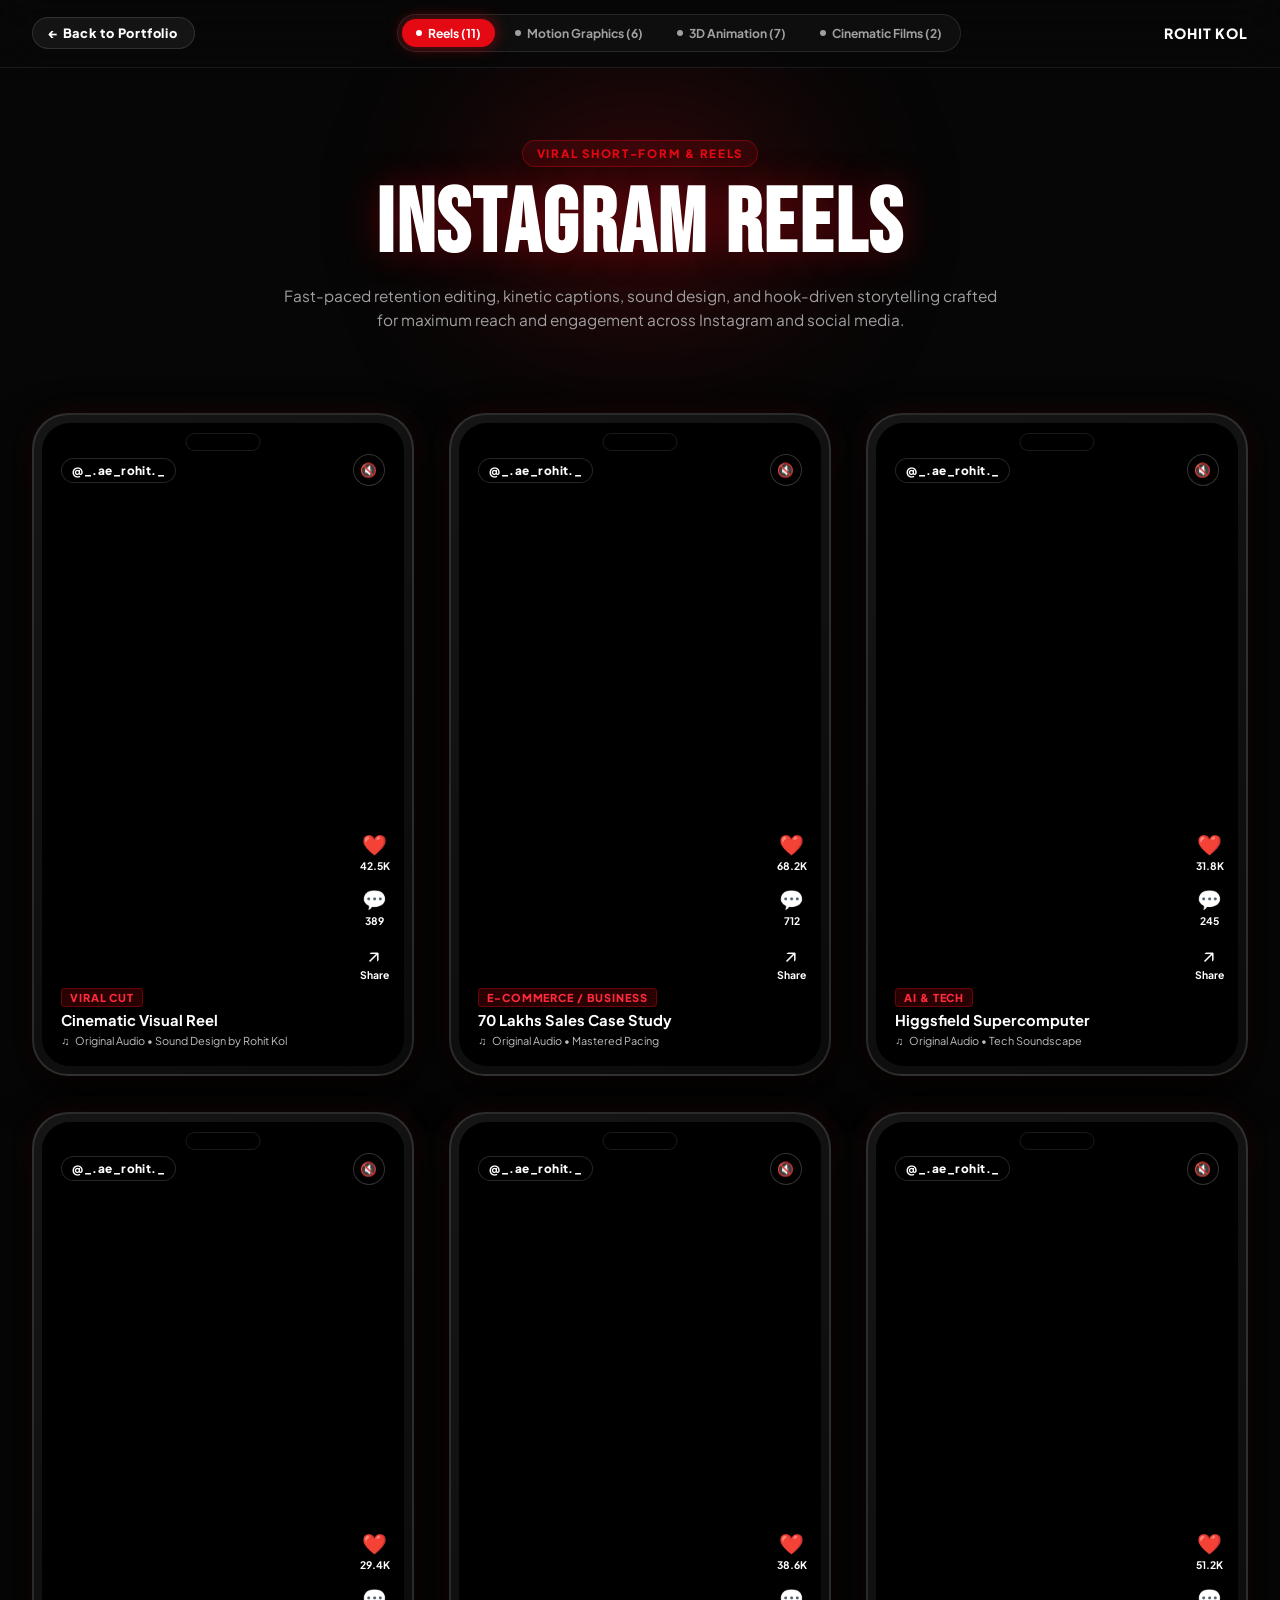
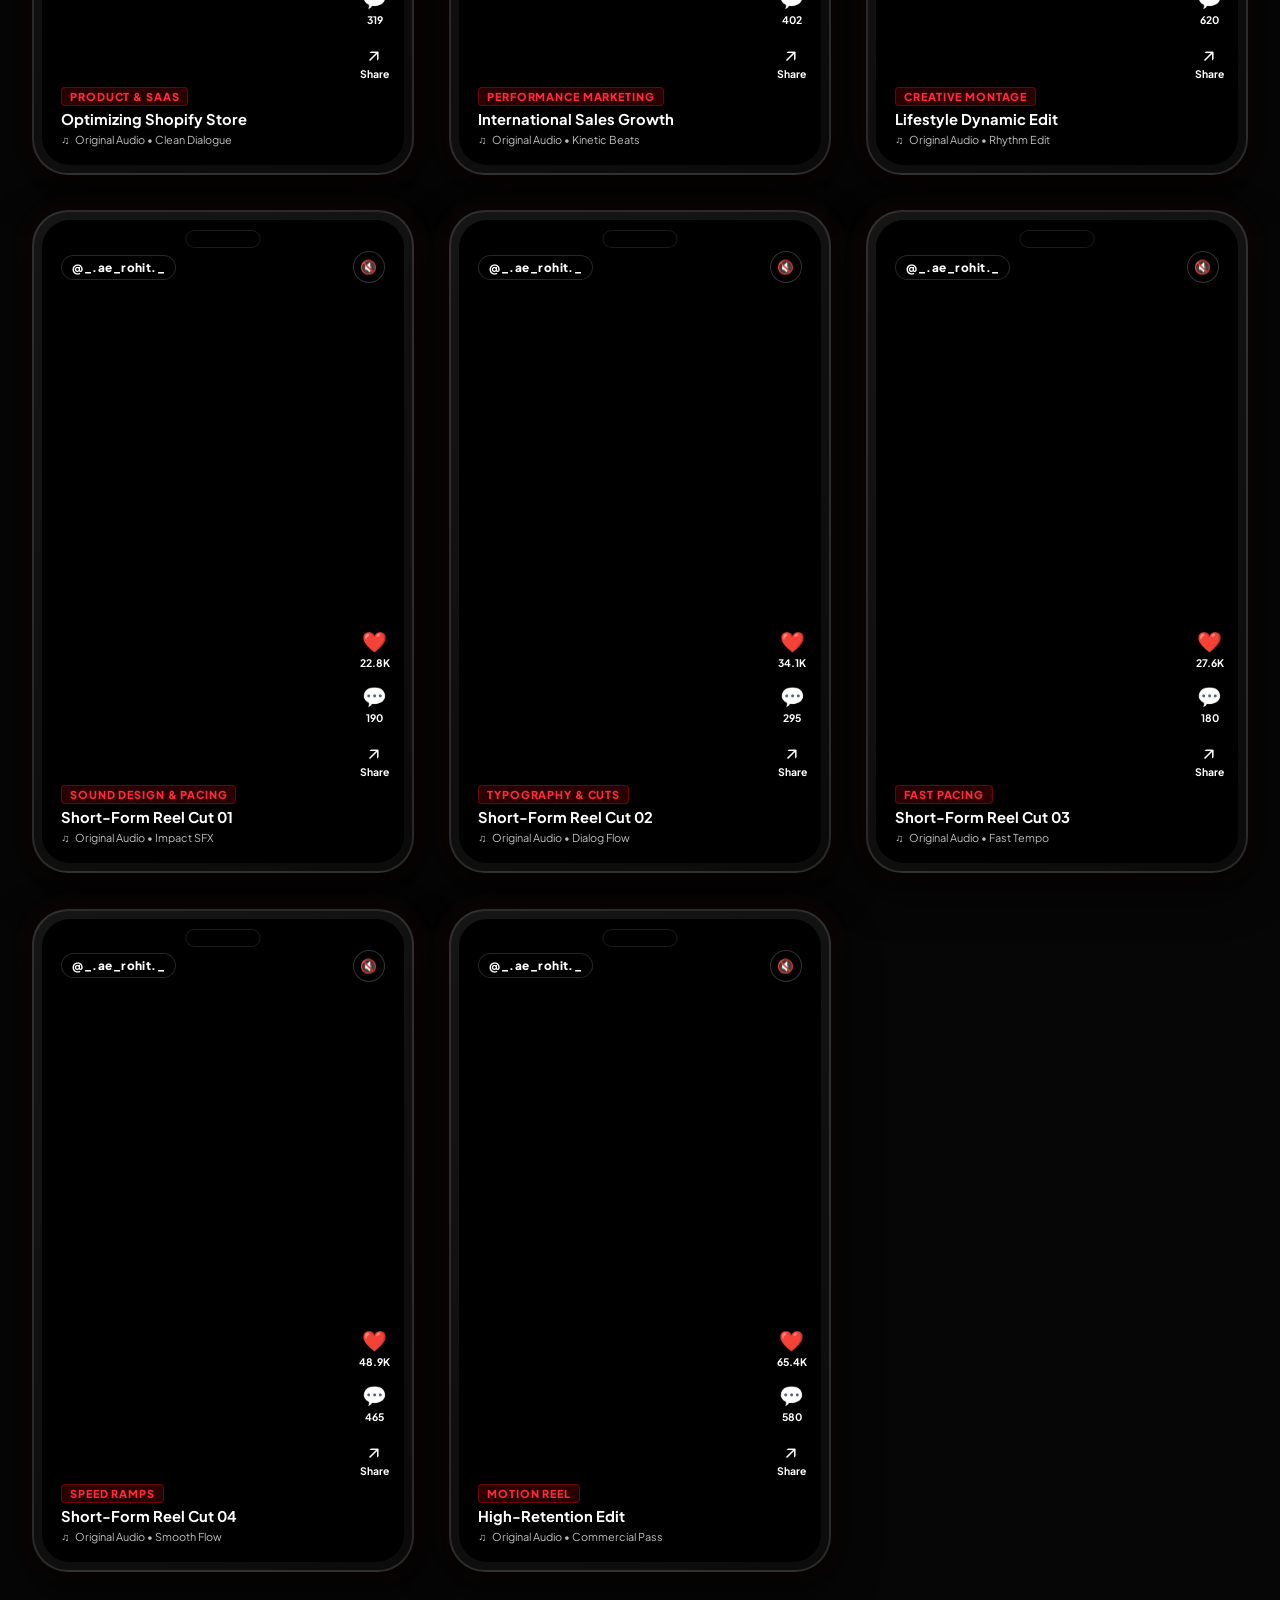
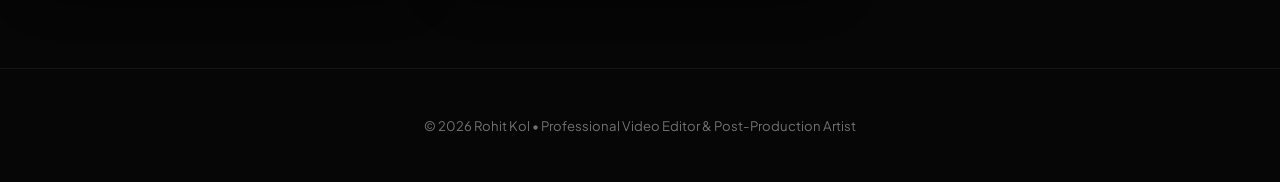
<file: box01.html>
<!DOCTYPE html>
<html lang="en">
<head>
  <meta charset="UTF-8">
  <meta name="viewport" content="width=device-width, initial-scale=1.0">
  <title>Instagram Reels Showcase | Rohit Kol</title>
  <link rel="preconnect" href="https://fonts.googleapis.com">
  <link rel="preconnect" href="https://fonts.gstatic.com" crossorigin>
  <link href="https://fonts.googleapis.com/css2?family=Bebas+Neue&family=Plus+Jakarta+Sans:wght@400;500;600;700;800&display=swap" rel="stylesheet">
  <link rel="stylesheet" href="./gallery.css?v=5">
</head>
<body>

  <!-- Gallery Header with Quick Category Switcher -->
  <header class="gallery-header">
    <div class="gallery-container gallery-header-inner">
      <a href="index.html#projects" class="btn-back-portfolio">
        <span>← Back to Portfolio</span>
      </a>

      <!-- Quick Switcher Bar -->
      <nav class="gallery-nav-pills">
        <a href="box01.html" class="nav-pill-item active">
          <span class="pill-dot"></span> Reels (11)
        </a>
        <a href="box02.html" class="nav-pill-item">
          <span class="pill-dot"></span> Motion Graphics (6)
        </a>
        <a href="box03.html" class="nav-pill-item">
          <span class="pill-dot"></span> 3D Animation (7)
        </a>
        <a href="box04.html" class="nav-pill-item">
          <span class="pill-dot"></span> Cinematic Films (2)
        </a>
      </nav>

      <div class="header-branding">
        <span class="brand-name">ROHIT KOL</span>
      </div>
    </div>
  </header>

  <!-- Hero Category Banner -->
  <section class="category-hero">
    <div class="category-hero-glow"></div>
    <div class="gallery-container">
      <span class="category-tag">VIRAL SHORT-FORM & REELS</span>
      <h1 class="category-title">INSTAGRAM REELS</h1>
      <p class="category-desc">
        Fast-paced retention editing, kinetic captions, sound design, and hook-driven storytelling crafted for maximum reach and engagement across Instagram and social media.
      </p>
    </div>
  </section>

  <!-- Reels Smartphone Showcase Grid -->
  <main class="gallery-container">
    <div class="reels-grid">
      
      <!-- Reel 1 -->
      <div class="reel-card" data-video-src="./box01/2025_09_30_00_59_IMG_2238.MP4" data-title="Cinematic Visual Reel" data-tag="Viral Cut" data-desc="Dynamic visual pacing, synchronized cuts, and high-energy music sync.">
        <div class="phone-screen">
          <div class="phone-notch"></div>
          <video src="./box01/2025_09_30_00_59_IMG_2238.MP4" muted loop playsinline preload="metadata"></video>
          
          <div class="reel-overlay">
            <div class="overlay-top">
              <span class="creator-handle">@_.ae_rohit._</span>
              <button class="sound-toggle-btn" title="Toggle Sound"><span class="sound-icon">🔇</span></button>
            </div>
            <div class="overlay-sidebar">
              <div class="overlay-action"><span class="action-icon">❤️</span><span class="action-count">42.5K</span></div>
              <div class="overlay-action"><span class="action-icon">💬</span><span class="action-count">389</span></div>
              <div class="overlay-action"><span class="action-icon">↗</span><span class="action-count">Share</span></div>
            </div>
            <div class="overlay-bottom">
              <span class="reel-meta-tag">Viral Cut</span>
              <h3 class="reel-overlay-title">Cinematic Visual Reel</h3>
              <div class="reel-audio-track"><span class="audio-music-icon">♫</span><span>Original Audio • Sound Design by Rohit Kol</span></div>
            </div>
          </div>
          <div class="watch-full-badge">Click to Play in Full HD ↗</div>
        </div>
      </div>

      <!-- Reel 2 -->
      <div class="reel-card" data-video-src="./box01/70%20Lakhs%20rupees%20SALES%201%2B.mp4" data-title="70 Lakhs Sales Case Study" data-tag="E-Commerce / Business" data-desc="High-retention talking head edit with animated motion graphics, charts, and kinetic text.">
        <div class="phone-screen">
          <div class="phone-notch"></div>
          <video src="./box01/70%20Lakhs%20rupees%20SALES%201%2B.mp4" muted loop playsinline preload="metadata"></video>
          
          <div class="reel-overlay">
            <div class="overlay-top">
              <span class="creator-handle">@_.ae_rohit._</span>
              <button class="sound-toggle-btn" title="Toggle Sound"><span class="sound-icon">🔇</span></button>
            </div>
            <div class="overlay-sidebar">
              <div class="overlay-action"><span class="action-icon">❤️</span><span class="action-count">68.2K</span></div>
              <div class="overlay-action"><span class="action-icon">💬</span><span class="action-count">712</span></div>
              <div class="overlay-action"><span class="action-icon">↗</span><span class="action-count">Share</span></div>
            </div>
            <div class="overlay-bottom">
              <span class="reel-meta-tag">E-Commerce / Business</span>
              <h3 class="reel-overlay-title">70 Lakhs Sales Case Study</h3>
              <div class="reel-audio-track"><span class="audio-music-icon">♫</span><span>Original Audio • Mastered Pacing</span></div>
            </div>
          </div>
          <div class="watch-full-badge">Click to Play in Full HD ↗</div>
        </div>
      </div>

      <!-- Reel 3 -->
      <div class="reel-card" data-video-src="./box01/HiggsfieldSUPERCOMPUTER%201.mp4" data-title="Higgsfield Supercomputer" data-tag="AI & Tech" data-desc="Futuristic tech explainer with sleek motion overlays, sound effects, and fast-paced hook.">
        <div class="phone-screen">
          <div class="phone-notch"></div>
          <video src="./box01/HiggsfieldSUPERCOMPUTER%201.mp4" muted loop playsinline preload="metadata"></video>
          
          <div class="reel-overlay">
            <div class="overlay-top">
              <span class="creator-handle">@_.ae_rohit._</span>
              <button class="sound-toggle-btn" title="Toggle Sound"><span class="sound-icon">🔇</span></button>
            </div>
            <div class="overlay-sidebar">
              <div class="overlay-action"><span class="action-icon">❤️</span><span class="action-count">31.8K</span></div>
              <div class="overlay-action"><span class="action-icon">💬</span><span class="action-count">245</span></div>
              <div class="overlay-action"><span class="action-icon">↗</span><span class="action-count">Share</span></div>
            </div>
            <div class="overlay-bottom">
              <span class="reel-meta-tag">AI & Tech</span>
              <h3 class="reel-overlay-title">Higgsfield Supercomputer</h3>
              <div class="reel-audio-track"><span class="audio-music-icon">♫</span><span>Original Audio • Tech Soundscape</span></div>
            </div>
          </div>
          <div class="watch-full-badge">Click to Play in Full HD ↗</div>
        </div>
      </div>

      <!-- Reel 4 -->
      <div class="reel-card" data-video-src="./box01/Optimizing%20Shopify%20Store%201.mp4" data-title="Optimizing Shopify Store" data-tag="Product & SaaS" data-desc="Engaging tutorial edit featuring UI screen mockups, zoom-ins, and retention pacing.">
        <div class="phone-screen">
          <div class="phone-notch"></div>
          <video src="./box01/Optimizing%20Shopify%20Store%201.mp4" muted loop playsinline preload="metadata"></video>
          
          <div class="reel-overlay">
            <div class="overlay-top">
              <span class="creator-handle">@_.ae_rohit._</span>
              <button class="sound-toggle-btn" title="Toggle Sound"><span class="sound-icon">🔇</span></button>
            </div>
            <div class="overlay-sidebar">
              <div class="overlay-action"><span class="action-icon">❤️</span><span class="action-count">29.4K</span></div>
              <div class="overlay-action"><span class="action-icon">💬</span><span class="action-count">319</span></div>
              <div class="overlay-action"><span class="action-icon">↗</span><span class="action-count">Share</span></div>
            </div>
            <div class="overlay-bottom">
              <span class="reel-meta-tag">Product & SaaS</span>
              <h3 class="reel-overlay-title">Optimizing Shopify Store</h3>
              <div class="reel-audio-track"><span class="audio-music-icon">♫</span><span>Original Audio • Clean Dialogue</span></div>
            </div>
          </div>
          <div class="watch-full-badge">Click to Play in Full HD ↗</div>
        </div>
      </div>

      <!-- Reel 5 -->
      <div class="reel-card" data-video-src="./box01/sales_in_POUNDS_001.mp4" data-title="International Sales Growth" data-tag="Performance Marketing" data-desc="Case study breakdown designed for B2B brand authority and high engagement.">
        <div class="phone-screen">
          <div class="phone-notch"></div>
          <video src="./box01/sales_in_POUNDS_001.mp4" muted loop playsinline preload="metadata"></video>
          
          <div class="reel-overlay">
            <div class="overlay-top">
              <span class="creator-handle">@_.ae_rohit._</span>
              <button class="sound-toggle-btn" title="Toggle Sound"><span class="sound-icon">🔇</span></button>
            </div>
            <div class="overlay-sidebar">
              <div class="overlay-action"><span class="action-icon">❤️</span><span class="action-count">38.6K</span></div>
              <div class="overlay-action"><span class="action-icon">💬</span><span class="action-count">402</span></div>
              <div class="overlay-action"><span class="action-icon">↗</span><span class="action-count">Share</span></div>
            </div>
            <div class="overlay-bottom">
              <span class="reel-meta-tag">Performance Marketing</span>
              <h3 class="reel-overlay-title">International Sales Growth</h3>
              <div class="reel-audio-track"><span class="audio-music-icon">♫</span><span>Original Audio • Kinetic Beats</span></div>
            </div>
          </div>
          <div class="watch-full-badge">Click to Play in Full HD ↗</div>
        </div>
      </div>

      <!-- Reel 6 -->
      <div class="reel-card" data-video-src="./box01/IMG_2798.MP4" data-title="Lifestyle Dynamic Montage" data-tag="Creative Montage" data-desc="Fast visual cuts, color grading, and speed ramping tuned to music rhythm.">
        <div class="phone-screen">
          <div class="phone-notch"></div>
          <video src="./box01/IMG_2798.MP4" muted loop playsinline preload="metadata"></video>
          
          <div class="reel-overlay">
            <div class="overlay-top">
              <span class="creator-handle">@_.ae_rohit._</span>
              <button class="sound-toggle-btn" title="Toggle Sound"><span class="sound-icon">🔇</span></button>
            </div>
            <div class="overlay-sidebar">
              <div class="overlay-action"><span class="action-icon">❤️</span><span class="action-count">51.2K</span></div>
              <div class="overlay-action"><span class="action-icon">💬</span><span class="action-count">620</span></div>
              <div class="overlay-action"><span class="action-icon">↗</span><span class="action-count">Share</span></div>
            </div>
            <div class="overlay-bottom">
              <span class="reel-meta-tag">Creative Montage</span>
              <h3 class="reel-overlay-title">Lifestyle Dynamic Edit</h3>
              <div class="reel-audio-track"><span class="audio-music-icon">♫</span><span>Original Audio • Rhythm Edit</span></div>
            </div>
          </div>
          <div class="watch-full-badge">Click to Play in Full HD ↗</div>
        </div>
      </div>

      <!-- Reel 7 -->
      <div class="reel-card" data-video-src="./box01/vid27drf03.mp4" data-title="Short-Form Reel Cut 01" data-tag="Sound Design & Pacing" data-desc="Snappy short-form edit with bold pop-up text, sound effects, and retention framing.">
        <div class="phone-screen">
          <div class="phone-notch"></div>
          <video src="./box01/vid27drf03.mp4" muted loop playsinline preload="metadata"></video>
          
          <div class="reel-overlay">
            <div class="overlay-top">
              <span class="creator-handle">@_.ae_rohit._</span>
              <button class="sound-toggle-btn" title="Toggle Sound"><span class="sound-icon">🔇</span></button>
            </div>
            <div class="overlay-sidebar">
              <div class="overlay-action"><span class="action-icon">❤️</span><span class="action-count">22.8K</span></div>
              <div class="overlay-action"><span class="action-icon">💬</span><span class="action-count">190</span></div>
              <div class="overlay-action"><span class="action-icon">↗</span><span class="action-count">Share</span></div>
            </div>
            <div class="overlay-bottom">
              <span class="reel-meta-tag">Sound Design & Pacing</span>
              <h3 class="reel-overlay-title">Short-Form Reel Cut 01</h3>
              <div class="reel-audio-track"><span class="audio-music-icon">♫</span><span>Original Audio • Impact SFX</span></div>
            </div>
          </div>
          <div class="watch-full-badge">Click to Play in Full HD ↗</div>
        </div>
      </div>

      <!-- Reel 8 -->
      <div class="reel-card" data-video-src="./box01/vid28drf01.mp4" data-title="Short-Form Reel Cut 02" data-tag="Typography & Cuts" data-desc="Modern subtitles with color emphasis, sound drops, and punch-ins.">
        <div class="phone-screen">
          <div class="phone-notch"></div>
          <video src="./box01/vid28drf01.mp4" muted loop playsinline preload="metadata"></video>
          
          <div class="reel-overlay">
            <div class="overlay-top">
              <span class="creator-handle">@_.ae_rohit._</span>
              <button class="sound-toggle-btn" title="Toggle Sound"><span class="sound-icon">🔇</span></button>
            </div>
            <div class="overlay-sidebar">
              <div class="overlay-action"><span class="action-icon">❤️</span><span class="action-count">34.1K</span></div>
              <div class="overlay-action"><span class="action-icon">💬</span><span class="action-count">295</span></div>
              <div class="overlay-action"><span class="action-icon">↗</span><span class="action-count">Share</span></div>
            </div>
            <div class="overlay-bottom">
              <span class="reel-meta-tag">Typography & Cuts</span>
              <h3 class="reel-overlay-title">Short-Form Reel Cut 02</h3>
              <div class="reel-audio-track"><span class="audio-music-icon">♫</span><span>Original Audio • Dialog Flow</span></div>
            </div>
          </div>
          <div class="watch-full-badge">Click to Play in Full HD ↗</div>
        </div>
      </div>

      <!-- Reel 9 -->
      <div class="reel-card" data-video-src="./box01/vid31drf3.mp4" data-title="Short-Form Reel Cut 03" data-tag="Fast Pacing" data-desc="High-tempo visual delivery with zero dead air, tailored for TikTok & Reels algorithms.">
        <div class="phone-screen">
          <div class="phone-notch"></div>
          <video src="./box01/vid31drf3.mp4" muted loop playsinline preload="metadata"></video>
          
          <div class="reel-overlay">
            <div class="overlay-top">
              <span class="creator-handle">@_.ae_rohit._</span>
              <button class="sound-toggle-btn" title="Toggle Sound"><span class="sound-icon">🔇</span></button>
            </div>
            <div class="overlay-sidebar">
              <div class="overlay-action"><span class="action-icon">❤️</span><span class="action-count">27.6K</span></div>
              <div class="overlay-action"><span class="action-icon">💬</span><span class="action-count">180</span></div>
              <div class="overlay-action"><span class="action-icon">↗</span><span class="action-count">Share</span></div>
            </div>
            <div class="overlay-bottom">
              <span class="reel-meta-tag">Fast Pacing</span>
              <h3 class="reel-overlay-title">Short-Form Reel Cut 03</h3>
              <div class="reel-audio-track"><span class="audio-music-icon">♫</span><span>Original Audio • Fast Tempo</span></div>
            </div>
          </div>
          <div class="watch-full-badge">Click to Play in Full HD ↗</div>
        </div>
      </div>

      <!-- Reel 10 -->
      <div class="reel-card" data-video-src="./box01/vid32drf1.mp4" data-title="Short-Form Reel Cut 04" data-tag="Speed Ramps" data-desc="Dynamic camera speed ramping, transitions, and immersive soundscapes.">
        <div class="phone-screen">
          <div class="phone-notch"></div>
          <video src="./box01/vid32drf1.mp4" muted loop playsinline preload="metadata"></video>
          
          <div class="reel-overlay">
            <div class="overlay-top">
              <span class="creator-handle">@_.ae_rohit._</span>
              <button class="sound-toggle-btn" title="Toggle Sound"><span class="sound-icon">🔇</span></button>
            </div>
            <div class="overlay-sidebar">
              <div class="overlay-action"><span class="action-icon">❤️</span><span class="action-count">48.9K</span></div>
              <div class="overlay-action"><span class="action-icon">💬</span><span class="action-count">465</span></div>
              <div class="overlay-action"><span class="action-icon">↗</span><span class="action-count">Share</span></div>
            </div>
            <div class="overlay-bottom">
              <span class="reel-meta-tag">Speed Ramps</span>
              <h3 class="reel-overlay-title">Short-Form Reel Cut 04</h3>
              <div class="reel-audio-track"><span class="audio-music-icon">♫</span><span>Original Audio • Smooth Flow</span></div>
            </div>
          </div>
          <div class="watch-full-badge">Click to Play in Full HD ↗</div>
        </div>
      </div>

      <!-- Reel 11 -->
      <div class="reel-card" data-video-src="./box01/AQM7InTbaAeerazVUUoNg97mzX-77OvlSmTMI8JFq4o0g0glEa1yXurYE1Q-voF6be-Mi8bDpD0y7-Du_QggTPkmNrCsjbM5gLp-AqQ.mp4" data-title="High-Retention Edit" data-tag="Motion Reel" data-desc="Polished commercial reel cut with motion graphics and cinematic audio polish.">
        <div class="phone-screen">
          <div class="phone-notch"></div>
          <video src="./box01/AQM7InTbaAeerazVUUoNg97mzX-77OvlSmTMI8JFq4o0g0glEa1yXurYE1Q-voF6be-Mi8bDpD0y7-Du_QggTPkmNrCsjbM5gLp-AqQ.mp4" muted loop playsinline preload="metadata"></video>
          
          <div class="reel-overlay">
            <div class="overlay-top">
              <span class="creator-handle">@_.ae_rohit._</span>
              <button class="sound-toggle-btn" title="Toggle Sound"><span class="sound-icon">🔇</span></button>
            </div>
            <div class="overlay-sidebar">
              <div class="overlay-action"><span class="action-icon">❤️</span><span class="action-count">65.4K</span></div>
              <div class="overlay-action"><span class="action-icon">💬</span><span class="action-count">580</span></div>
              <div class="overlay-action"><span class="action-icon">↗</span><span class="action-count">Share</span></div>
            </div>
            <div class="overlay-bottom">
              <span class="reel-meta-tag">Motion Reel</span>
              <h3 class="reel-overlay-title">High-Retention Edit</h3>
              <div class="reel-audio-track"><span class="audio-music-icon">♫</span><span>Original Audio • Commercial Pass</span></div>
            </div>
          </div>
          <div class="watch-full-badge">Click to Play in Full HD ↗</div>
        </div>
      </div>

    </div>
  </main>

  <footer class="gallery-footer">
    <div class="gallery-container">
      <p>© 2026 Rohit Kol • Professional Video Editor & Post-Production Artist</p>
    </div>
  </footer>

  <script src="./gallery.js?v=4"></script>
</body>
</html>
</file>
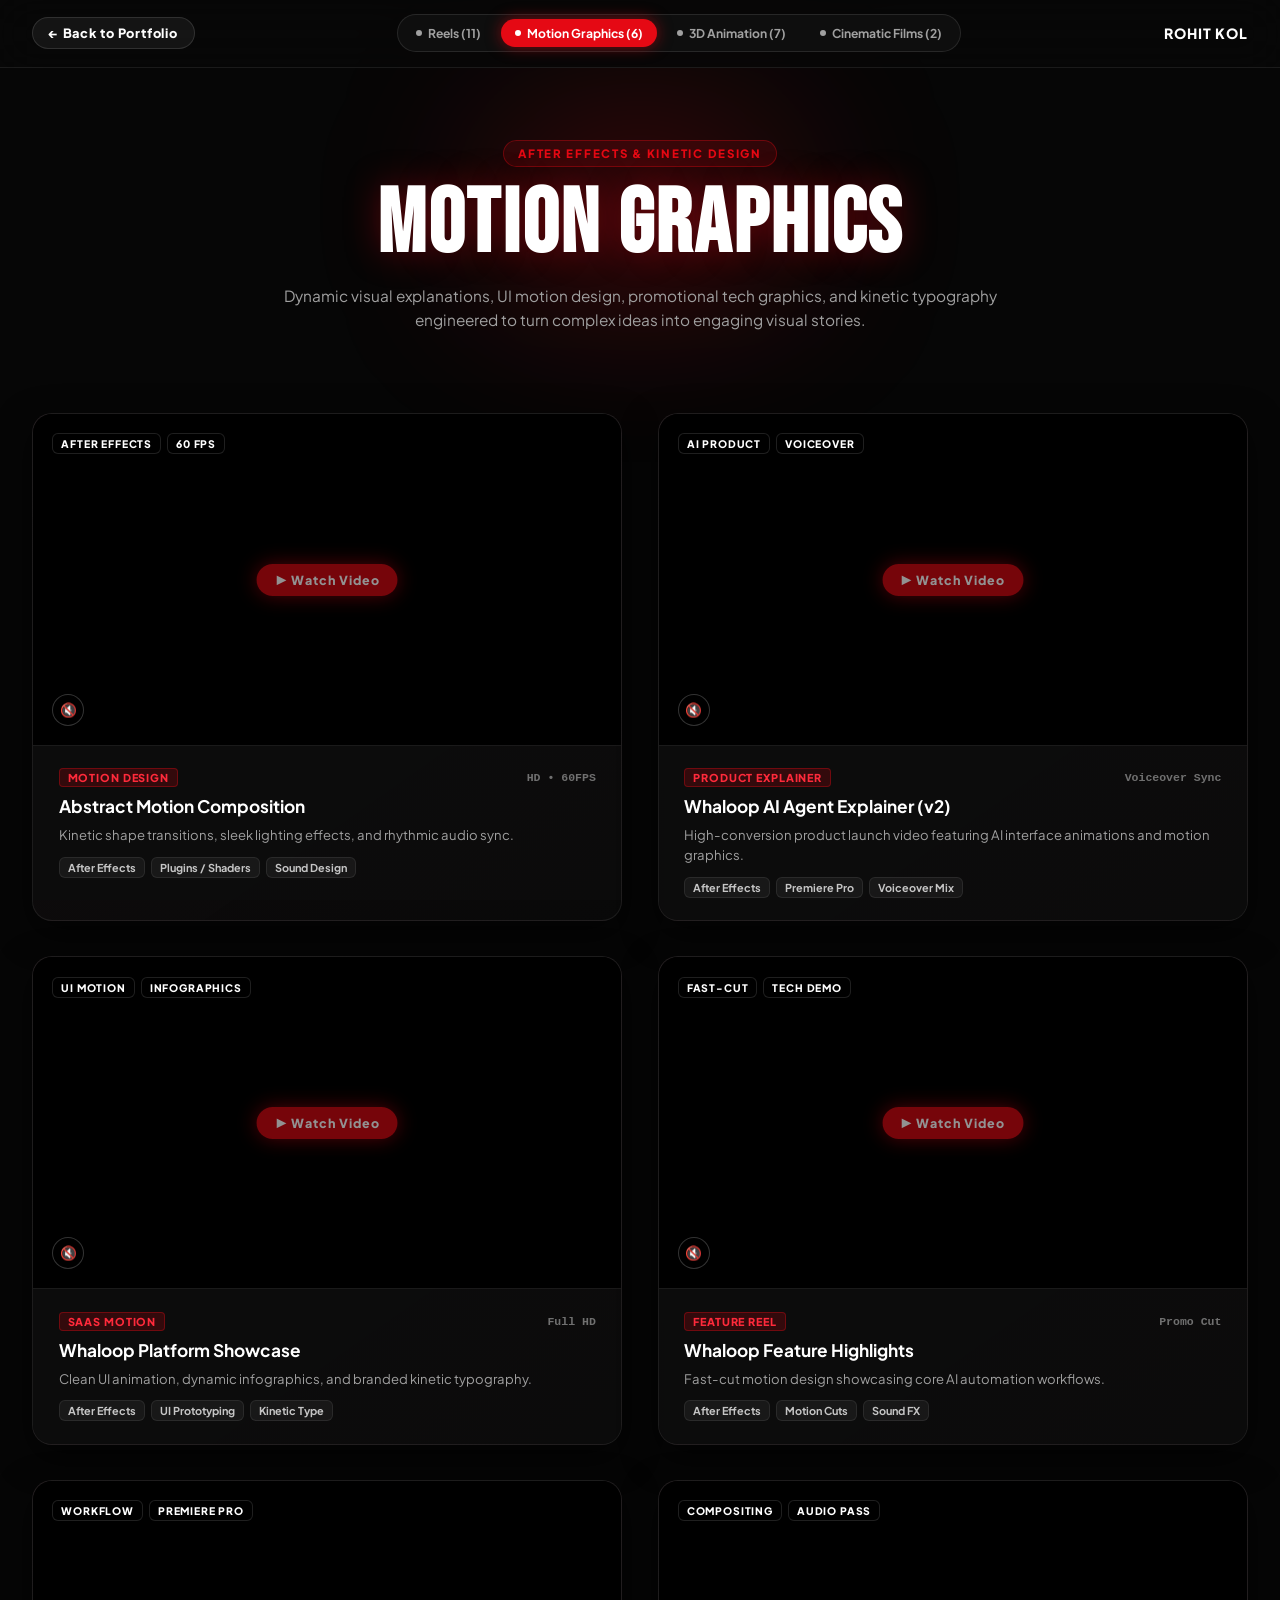
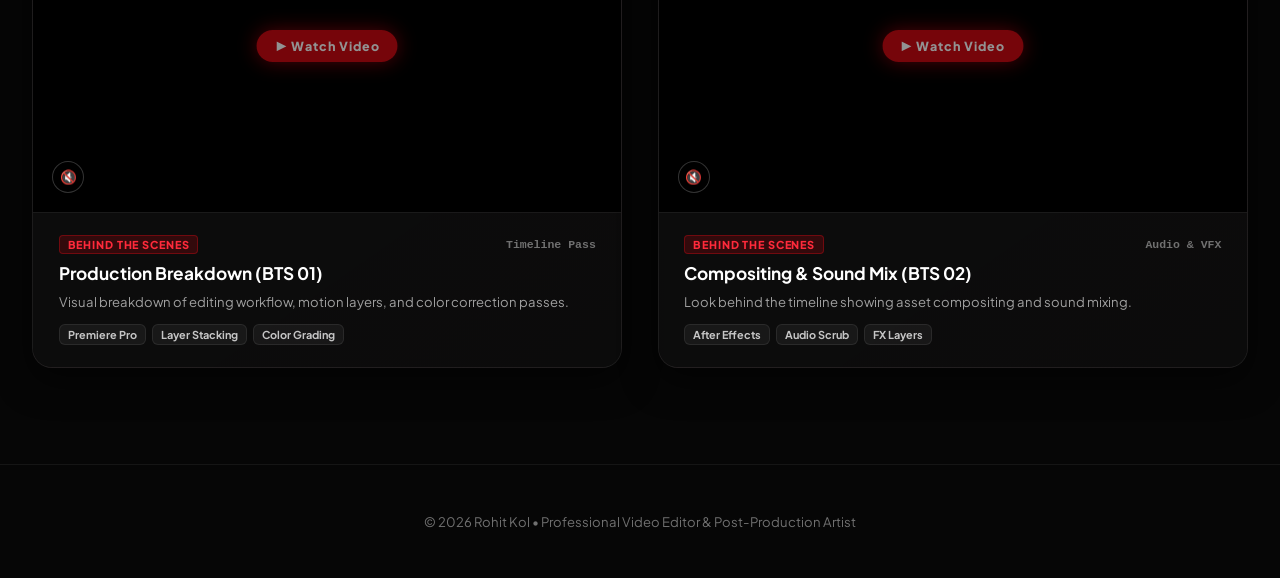
<file: box02.html>
<!DOCTYPE html>
<html lang="en">
<head>
  <meta charset="UTF-8">
  <meta name="viewport" content="width=device-width, initial-scale=1.0">
  <title>Motion Graphics Showcase | Rohit Kol</title>
  <link rel="preconnect" href="https://fonts.googleapis.com">
  <link rel="preconnect" href="https://fonts.gstatic.com" crossorigin>
  <link href="https://fonts.googleapis.com/css2?family=Bebas+Neue&family=Plus+Jakarta+Sans:wght@400;500;600;700;800&display=swap" rel="stylesheet">
  <link rel="stylesheet" href="./gallery.css?v=5">
</head>
<body>

  <!-- Gallery Header with Quick Category Switcher -->
  <header class="gallery-header">
    <div class="gallery-container gallery-header-inner">
      <a href="index.html#projects" class="btn-back-portfolio">
        <span>← Back to Portfolio</span>
      </a>

      <!-- Quick Switcher Bar -->
      <nav class="gallery-nav-pills">
        <a href="box01.html" class="nav-pill-item">
          <span class="pill-dot"></span> Reels (11)
        </a>
        <a href="box02.html" class="nav-pill-item active">
          <span class="pill-dot"></span> Motion Graphics (6)
        </a>
        <a href="box03.html" class="nav-pill-item">
          <span class="pill-dot"></span> 3D Animation (7)
        </a>
        <a href="box04.html" class="nav-pill-item">
          <span class="pill-dot"></span> Cinematic Films (2)
        </a>
      </nav>

      <div class="header-branding">
        <span class="brand-name">ROHIT KOL</span>
      </div>
    </div>
  </header>

  <!-- Hero Category Banner -->
  <section class="category-hero">
    <div class="category-hero-glow"></div>
    <div class="gallery-container">
      <span class="category-tag">AFTER EFFECTS & KINETIC DESIGN</span>
      <h1 class="category-title">MOTION GRAPHICS</h1>
      <p class="category-desc">
        Dynamic visual explanations, UI motion design, promotional tech graphics, and kinetic typography engineered to turn complex ideas into engaging visual stories.
      </p>
    </div>
  </section>

  <!-- Motion Graphics Video Grid -->
  <main class="gallery-container">
    <div class="landscape-grid">
      
      <!-- Video 1 -->
      <div class="video-card-landscape" 
           data-video-src="./box02/Comp%201.mp4" 
           data-title="Abstract Motion Composition" 
           data-tag="Motion Design" 
           data-desc="Kinetic shape transitions, sleek lighting effects, and rhythmic audio sync engineered in Adobe After Effects.">
        <div class="landscape-video-wrapper">
          <video src="./box02/Comp%201.mp4" muted loop playsinline preload="metadata"></video>
          <div class="video-play-overlay">
            <div class="overlay-badge-row">
              <span class="tech-badge">AFTER EFFECTS</span>
              <span class="tech-badge">60 FPS</span>
            </div>
            <button class="sound-toggle-btn" title="Toggle Sound"><span class="sound-icon">🔇</span></button>
          </div>
          <div class="center-play-badge">
            <span>▶ Watch Video</span>
          </div>
        </div>
        <div class="video-info-landscape">
          <div class="card-tags-row">
            <span class="reel-meta-tag">Motion Design</span>
            <span class="duration-badge">HD • 60FPS</span>
          </div>
          <h3 class="video-title-landscape">Abstract Motion Composition</h3>
          <p class="video-desc-landscape">Kinetic shape transitions, sleek lighting effects, and rhythmic audio sync.</p>
          <div class="tools-used-row">
            <span class="tool-chip">After Effects</span>
            <span class="tool-chip">Plugins / Shaders</span>
            <span class="tool-chip">Sound Design</span>
          </div>
        </div>
      </div>

      <!-- Video 2 -->
      <div class="video-card-landscape" 
           data-video-src="./box02/Whaloop%20Ai%20agent%20v2%20(With%20voiceover).mp4" 
           data-title="Whaloop AI Agent Explainer (v2)" 
           data-tag="Product Explainer" 
           data-desc="Product launch video featuring AI interface animations, motion graphics, and voiceover integration.">
        <div class="landscape-video-wrapper">
          <video src="./box02/Whaloop%20Ai%20agent%20v2%20(With%20voiceover).mp4" muted loop playsinline preload="metadata"></video>
          <div class="video-play-overlay">
            <div class="overlay-badge-row">
              <span class="tech-badge">AI PRODUCT</span>
              <span class="tech-badge">VOICEOVER</span>
            </div>
            <button class="sound-toggle-btn" title="Toggle Sound"><span class="sound-icon">🔇</span></button>
          </div>
          <div class="center-play-badge">
            <span>▶ Watch Video</span>
          </div>
        </div>
        <div class="video-info-landscape">
          <div class="card-tags-row">
            <span class="reel-meta-tag">Product Explainer</span>
            <span class="duration-badge">Voiceover Sync</span>
          </div>
          <h3 class="video-title-landscape">Whaloop AI Agent Explainer (v2)</h3>
          <p class="video-desc-landscape">High-conversion product launch video featuring AI interface animations and motion graphics.</p>
          <div class="tools-used-row">
            <span class="tool-chip">After Effects</span>
            <span class="tool-chip">Premiere Pro</span>
            <span class="tool-chip">Voiceover Mix</span>
          </div>
        </div>
      </div>

      <!-- Video 3 -->
      <div class="video-card-landscape" 
           data-video-src="./box02/Whaloop%20(with%20voiceover).mp4" 
           data-title="Whaloop Platform Showcase" 
           data-tag="SaaS Motion" 
           data-desc="Clean UI animation, dynamic infographics, and branded kinetic typography explaining core platform benefits.">
        <div class="landscape-video-wrapper">
          <video src="./box02/Whaloop%20(with%20voiceover).mp4" muted loop playsinline preload="metadata"></video>
          <div class="video-play-overlay">
            <div class="overlay-badge-row">
              <span class="tech-badge">UI MOTION</span>
              <span class="tech-badge">INFOGRAPHICS</span>
            </div>
            <button class="sound-toggle-btn" title="Toggle Sound"><span class="sound-icon">🔇</span></button>
          </div>
          <div class="center-play-badge">
            <span>▶ Watch Video</span>
          </div>
        </div>
        <div class="video-info-landscape">
          <div class="card-tags-row">
            <span class="reel-meta-tag">SaaS Motion</span>
            <span class="duration-badge">Full HD</span>
          </div>
          <h3 class="video-title-landscape">Whaloop Platform Showcase</h3>
          <p class="video-desc-landscape">Clean UI animation, dynamic infographics, and branded kinetic typography.</p>
          <div class="tools-used-row">
            <span class="tool-chip">After Effects</span>
            <span class="tool-chip">UI Prototyping</span>
            <span class="tool-chip">Kinetic Type</span>
          </div>
        </div>
      </div>

      <!-- Video 4 -->
      <div class="video-card-landscape" 
           data-video-src="./box02/Whaloop%20AI%20agent%20Vid_.mp4" 
           data-title="Whaloop Feature Highlights" 
           data-tag="Feature Reel" 
           data-desc="Fast-cut motion design showcasing core AI automation workflows with high-energy pacing.">
        <div class="landscape-video-wrapper">
          <video src="./box02/Whaloop%20AI%20agent%20Vid_.mp4" muted loop playsinline preload="metadata"></video>
          <div class="video-play-overlay">
            <div class="overlay-badge-row">
              <span class="tech-badge">FAST-CUT</span>
              <span class="tech-badge">TECH DEMO</span>
            </div>
            <button class="sound-toggle-btn" title="Toggle Sound"><span class="sound-icon">🔇</span></button>
          </div>
          <div class="center-play-badge">
            <span>▶ Watch Video</span>
          </div>
        </div>
        <div class="video-info-landscape">
          <div class="card-tags-row">
            <span class="reel-meta-tag">Feature Reel</span>
            <span class="duration-badge">Promo Cut</span>
          </div>
          <h3 class="video-title-landscape">Whaloop Feature Highlights</h3>
          <p class="video-desc-landscape">Fast-cut motion design showcasing core AI automation workflows.</p>
          <div class="tools-used-row">
            <span class="tool-chip">After Effects</span>
            <span class="tool-chip">Motion Cuts</span>
            <span class="tool-chip">Sound FX</span>
          </div>
        </div>
      </div>

      <!-- Video 5 -->
      <div class="video-card-landscape" 
           data-video-src="./box02/BTS1.mp4" 
           data-title="Production Breakdown & Timeline (BTS 01)" 
           data-tag="Behind The Scenes" 
           data-desc="Visual breakdown of editing workflow, multi-layer motion compositions, and pacing adjustments.">
        <div class="landscape-video-wrapper">
          <video src="./box02/BTS1.mp4" muted loop playsinline preload="metadata"></video>
          <div class="video-play-overlay">
            <div class="overlay-badge-row">
              <span class="tech-badge">WORKFLOW</span>
              <span class="tech-badge">PREMIERE PRO</span>
            </div>
            <button class="sound-toggle-btn" title="Toggle Sound"><span class="sound-icon">🔇</span></button>
          </div>
          <div class="center-play-badge">
            <span>▶ Watch Video</span>
          </div>
        </div>
        <div class="video-info-landscape">
          <div class="card-tags-row">
            <span class="reel-meta-tag">Behind The Scenes</span>
            <span class="duration-badge">Timeline Pass</span>
          </div>
          <h3 class="video-title-landscape">Production Breakdown (BTS 01)</h3>
          <p class="video-desc-landscape">Visual breakdown of editing workflow, motion layers, and color correction passes.</p>
          <div class="tools-used-row">
            <span class="tool-chip">Premiere Pro</span>
            <span class="tool-chip">Layer Stacking</span>
            <span class="tool-chip">Color Grading</span>
          </div>
        </div>
      </div>

      <!-- Video 6 -->
      <div class="video-card-landscape" 
           data-video-src="./box02/BTS2.mp4" 
           data-title="Compositing & Sound Mix Deep-Dive (BTS 02)" 
           data-tag="Behind The Scenes" 
           data-desc="Look behind the timeline showing asset compositing, keyframing, and audio polishing.">
        <div class="landscape-video-wrapper">
          <video src="./box02/BTS2.mp4" muted loop playsinline preload="metadata"></video>
          <div class="video-play-overlay">
            <div class="overlay-badge-row">
              <span class="tech-badge">COMPOSITING</span>
              <span class="tech-badge">AUDIO PASS</span>
            </div>
            <button class="sound-toggle-btn" title="Toggle Sound"><span class="sound-icon">🔇</span></button>
          </div>
          <div class="center-play-badge">
            <span>▶ Watch Video</span>
          </div>
        </div>
        <div class="video-info-landscape">
          <div class="card-tags-row">
            <span class="reel-meta-tag">Behind The Scenes</span>
            <span class="duration-badge">Audio & VFX</span>
          </div>
          <h3 class="video-title-landscape">Compositing & Sound Mix (BTS 02)</h3>
          <p class="video-desc-landscape">Look behind the timeline showing asset compositing and sound mixing.</p>
          <div class="tools-used-row">
            <span class="tool-chip">After Effects</span>
            <span class="tool-chip">Audio Scrub</span>
            <span class="tool-chip">FX Layers</span>
          </div>
        </div>
      </div>

    </div>
  </main>

  <footer class="gallery-footer">
    <div class="gallery-container">
      <p>© 2026 Rohit Kol • Professional Video Editor & Post-Production Artist</p>
    </div>
  </footer>

  <script src="./gallery.js?v=4"></script>
</body>
</html>
</file>
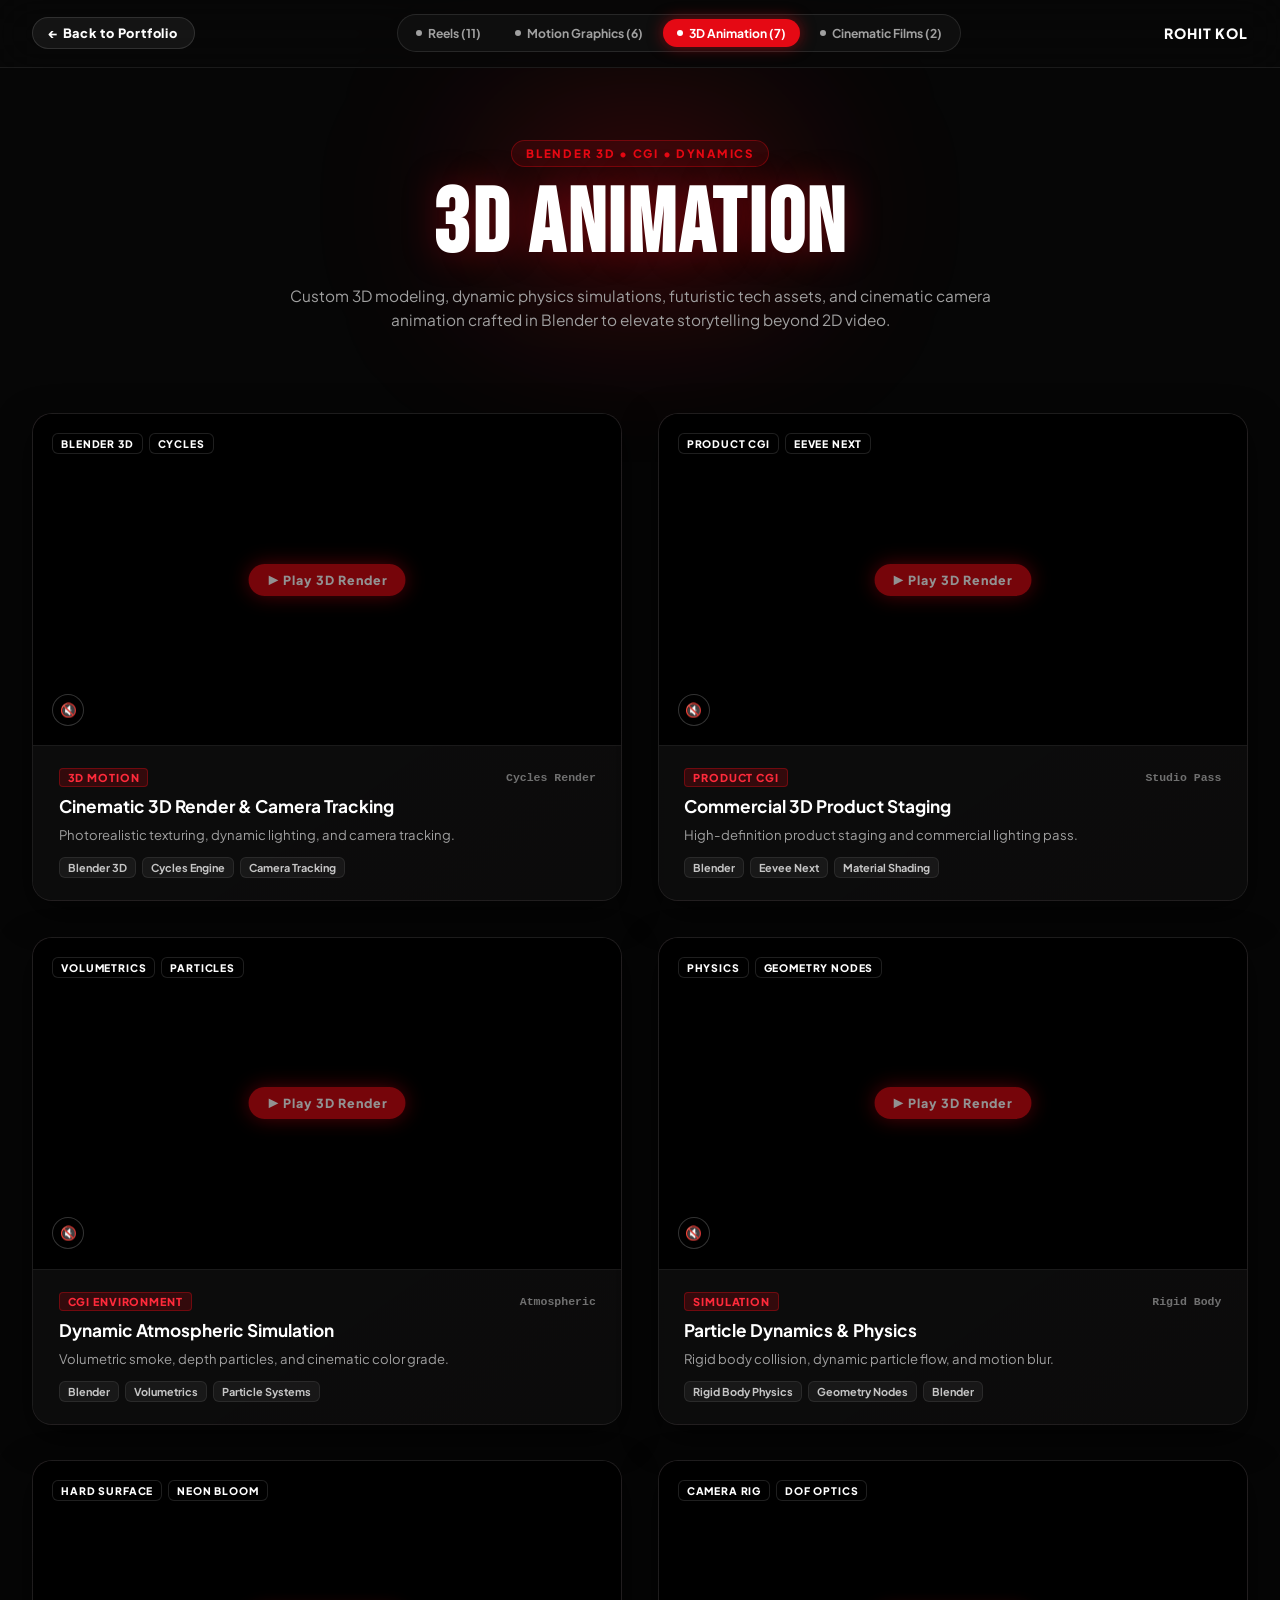
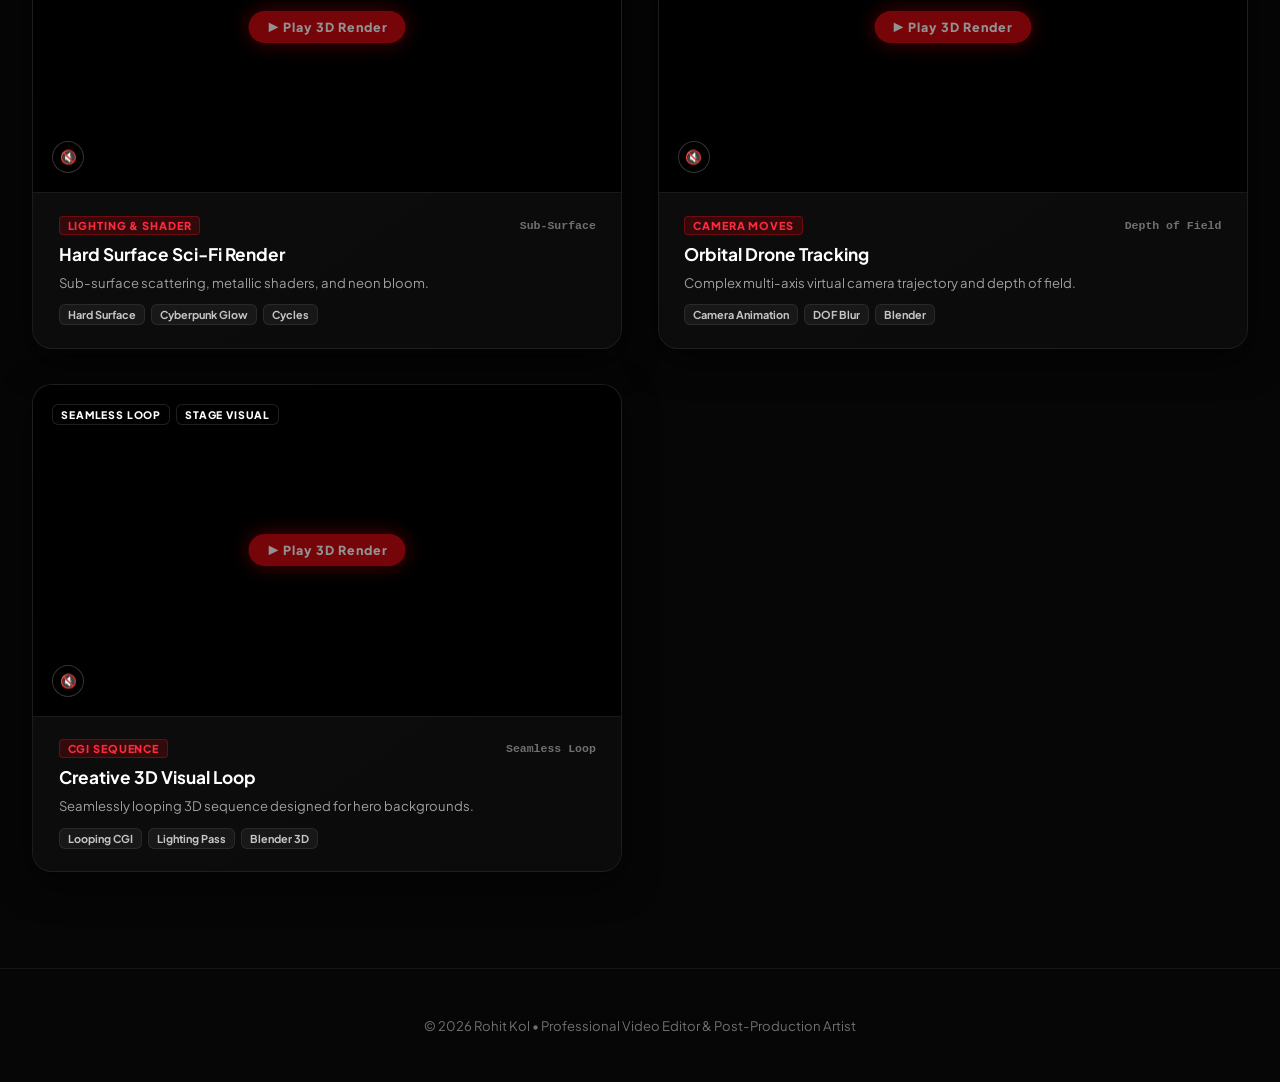
<file: box03.html>
<!DOCTYPE html>
<html lang="en">
<head>
  <meta charset="UTF-8">
  <meta name="viewport" content="width=device-width, initial-scale=1.0">
  <title>3D Animation & Blender CGI | Rohit Kol</title>
  <link rel="preconnect" href="https://fonts.googleapis.com">
  <link rel="preconnect" href="https://fonts.gstatic.com" crossorigin>
  <link href="https://fonts.googleapis.com/css2?family=Bebas+Neue&family=Plus+Jakarta+Sans:wght@400;500;600;700;800&display=swap" rel="stylesheet">
  <link rel="stylesheet" href="./gallery.css?v=5">
</head>
<body>

  <!-- Gallery Header with Quick Category Switcher -->
  <header class="gallery-header">
    <div class="gallery-container gallery-header-inner">
      <a href="index.html#projects" class="btn-back-portfolio">
        <span>← Back to Portfolio</span>
      </a>

      <!-- Quick Switcher Bar -->
      <nav class="gallery-nav-pills">
        <a href="box01.html" class="nav-pill-item">
          <span class="pill-dot"></span> Reels (11)
        </a>
        <a href="box02.html" class="nav-pill-item">
          <span class="pill-dot"></span> Motion Graphics (6)
        </a>
        <a href="box03.html" class="nav-pill-item active">
          <span class="pill-dot"></span> 3D Animation (7)
        </a>
        <a href="box04.html" class="nav-pill-item">
          <span class="pill-dot"></span> Cinematic Films (2)
        </a>
      </nav>

      <div class="header-branding">
        <span class="brand-name">ROHIT KOL</span>
      </div>
    </div>
  </header>

  <!-- Hero Category Banner -->
  <section class="category-hero">
    <div class="category-hero-glow"></div>
    <div class="gallery-container">
      <span class="category-tag">BLENDER 3D • CGI • DYNAMICS</span>
      <h1 class="category-title">3D ANIMATION</h1>
      <p class="category-desc">
        Custom 3D modeling, dynamic physics simulations, futuristic tech assets, and cinematic camera animation crafted in Blender to elevate storytelling beyond 2D video.
      </p>
    </div>
  </section>

  <!-- 3D Animation Video Grid -->
  <main class="gallery-container">
    <div class="box03-grid">
      
      <!-- 3D Video 1 -->
      <div class="video-card-landscape" 
           data-video-src="./box03/2024_09_06_16_58_IMG_1263.MP4" 
           data-title="Cinematic 3D Render & Camera Tracking" 
           data-tag="Blender 3D" 
           data-desc="Photorealistic texturing, dynamic lighting, and cinematic camera tracking created in Blender.">
        <div class="landscape-video-wrapper">
          <video src="./box03/2024_09_06_16_58_IMG_1263.MP4" muted loop playsinline preload="metadata"></video>
          <div class="video-play-overlay">
            <div class="overlay-badge-row">
              <span class="tech-badge">BLENDER 3D</span>
              <span class="tech-badge">CYCLES</span>
            </div>
            <button class="sound-toggle-btn" title="Toggle Sound"><span class="sound-icon">🔇</span></button>
          </div>
          <div class="center-play-badge">
            <span>▶ Play 3D Render</span>
          </div>
        </div>
        <div class="video-info-landscape">
          <div class="card-tags-row">
            <span class="reel-meta-tag">3D Motion</span>
            <span class="duration-badge">Cycles Render</span>
          </div>
          <h3 class="video-title-landscape">Cinematic 3D Render & Camera Tracking</h3>
          <p class="video-desc-landscape">Photorealistic texturing, dynamic lighting, and camera tracking.</p>
          <div class="tools-used-row">
            <span class="tool-chip">Blender 3D</span>
            <span class="tool-chip">Cycles Engine</span>
            <span class="tool-chip">Camera Tracking</span>
          </div>
        </div>
      </div>

      <!-- 3D Video 2 -->
      <div class="video-card-landscape" 
           data-video-src="./box03/AQNHqQCQmMntktOZyLY1FGGg8djJDGzEOtQMR1-ZXOdxk1lNKx2GO4eHV4nxcJS9xZlekLkKWLb910FLNMFMgAm9fWYjp2lUD1O2BGE.mp4" 
           data-title="Commercial 3D Product Staging" 
           data-tag="Product CGI" 
           data-desc="High-definition product staging, studio lighting pass, and premium material shaders.">
        <div class="landscape-video-wrapper">
          <video src="./box03/AQNHqQCQmMntktOZyLY1FGGg8djJDGzEOtQMR1-ZXOdxk1lNKx2GO4eHV4nxcJS9xZlekLkKWLb910FLNMFMgAm9fWYjp2lUD1O2BGE.mp4" muted loop playsinline preload="metadata"></video>
          <div class="video-play-overlay">
            <div class="overlay-badge-row">
              <span class="tech-badge">PRODUCT CGI</span>
              <span class="tech-badge">EEVEE NEXT</span>
            </div>
            <button class="sound-toggle-btn" title="Toggle Sound"><span class="sound-icon">🔇</span></button>
          </div>
          <div class="center-play-badge">
            <span>▶ Play 3D Render</span>
          </div>
        </div>
        <div class="video-info-landscape">
          <div class="card-tags-row">
            <span class="reel-meta-tag">Product CGI</span>
            <span class="duration-badge">Studio Pass</span>
          </div>
          <h3 class="video-title-landscape">Commercial 3D Product Staging</h3>
          <p class="video-desc-landscape">High-definition product staging and commercial lighting pass.</p>
          <div class="tools-used-row">
            <span class="tool-chip">Blender</span>
            <span class="tool-chip">Eevee Next</span>
            <span class="tool-chip">Material Shading</span>
          </div>
        </div>
      </div>

      <!-- 3D Video 3 -->
      <div class="video-card-landscape" 
           data-video-src="./box03/AQNNlS6KhiEaFPuBvTHFBmF7RXlgI82uCTwVwCHXzS5YvO7FZ4OCEd8tAtiDjMtl_jcEhVnNZaTLggDiNvd6G2zZhyMBoABLK4GxEAw.mp4" 
           data-title="Dynamic Atmospheric Simulation" 
           data-tag="CGI Environment" 
           data-desc="Volumetric smoke, depth particles, physics dynamics, and atmospheric grading.">
        <div class="landscape-video-wrapper">
          <video src="./box03/AQNNlS6KhiEaFPuBvTHFBmF7RXlgI82uCTwVwCHXzS5YvO7FZ4OCEd8tAtiDjMtl_jcEhVnNZaTLggDiNvd6G2zZhyMBoABLK4GxEAw.mp4" muted loop playsinline preload="metadata"></video>
          <div class="video-play-overlay">
            <div class="overlay-badge-row">
              <span class="tech-badge">VOLUMETRICS</span>
              <span class="tech-badge">PARTICLES</span>
            </div>
            <button class="sound-toggle-btn" title="Toggle Sound"><span class="sound-icon">🔇</span></button>
          </div>
          <div class="center-play-badge">
            <span>▶ Play 3D Render</span>
          </div>
        </div>
        <div class="video-info-landscape">
          <div class="card-tags-row">
            <span class="reel-meta-tag">CGI Environment</span>
            <span class="duration-badge">Atmospheric</span>
          </div>
          <h3 class="video-title-landscape">Dynamic Atmospheric Simulation</h3>
          <p class="video-desc-landscape">Volumetric smoke, depth particles, and cinematic color grade.</p>
          <div class="tools-used-row">
            <span class="tool-chip">Blender</span>
            <span class="tool-chip">Volumetrics</span>
            <span class="tool-chip">Particle Systems</span>
          </div>
        </div>
      </div>

      <!-- 3D Video 4 -->
      <div class="video-card-landscape" 
           data-video-src="./box03/AQNTn1tt65O9IsSRIyysE00BV-1FBzG15AkBcm_-GUeKqWh_tqxLpTvVprE-Ww6P7-bnCzGcOyMpFE7mnfc3sfPI-WNwZtOMsuCTrmw.mp4" 
           data-title="Particle Dynamics & Physics Collision" 
           data-tag="Physics Simulation" 
           data-desc="Rigid body collision, dynamic particle flow, velocity vectors, and motion blur.">
        <div class="landscape-video-wrapper">
          <video src="./box03/AQNTn1tt65O9IsSRIyysE00BV-1FBzG15AkBcm_-GUeKqWh_tqxLpTvVprE-Ww6P7-bnCzGcOyMpFE7mnfc3sfPI-WNwZtOMsuCTrmw.mp4" muted loop playsinline preload="metadata"></video>
          <div class="video-play-overlay">
            <div class="overlay-badge-row">
              <span class="tech-badge">PHYSICS</span>
              <span class="tech-badge">GEOMETRY NODES</span>
            </div>
            <button class="sound-toggle-btn" title="Toggle Sound"><span class="sound-icon">🔇</span></button>
          </div>
          <div class="center-play-badge">
            <span>▶ Play 3D Render</span>
          </div>
        </div>
        <div class="video-info-landscape">
          <div class="card-tags-row">
            <span class="reel-meta-tag">Simulation</span>
            <span class="duration-badge">Rigid Body</span>
          </div>
          <h3 class="video-title-landscape">Particle Dynamics & Physics</h3>
          <p class="video-desc-landscape">Rigid body collision, dynamic particle flow, and motion blur.</p>
          <div class="tools-used-row">
            <span class="tool-chip">Rigid Body Physics</span>
            <span class="tool-chip">Geometry Nodes</span>
            <span class="tool-chip">Blender</span>
          </div>
        </div>
      </div>

      <!-- 3D Video 5 -->
      <div class="video-card-landscape" 
           data-video-src="./box03/AQNZCcHRxtqVYUtma1fLqOHkcTBhlOyUp90sohHSbAYraJI6BNfgJb9UHg3SjFn8wO9pM8rBPRhcSA-GrNbgxJuWYIB7BO3en8Bij6Y.mp4" 
           data-title="Hard Surface Sci-Fi Render" 
           data-tag="Lighting & Shader" 
           data-desc="Sub-surface scattering, metallic shaders, neon bloom, and futuristic detailing.">
        <div class="landscape-video-wrapper">
          <video src="./box03/AQNZCcHRxtqVYUtma1fLqOHkcTBhlOyUp90sohHSbAYraJI6BNfgJb9UHg3SjFn8wO9pM8rBPRhcSA-GrNbgxJuWYIB7BO3en8Bij6Y.mp4" muted loop playsinline preload="metadata"></video>
          <div class="video-play-overlay">
            <div class="overlay-badge-row">
              <span class="tech-badge">HARD SURFACE</span>
              <span class="tech-badge">NEON BLOOM</span>
            </div>
            <button class="sound-toggle-btn" title="Toggle Sound"><span class="sound-icon">🔇</span></button>
          </div>
          <div class="center-play-badge">
            <span>▶ Play 3D Render</span>
          </div>
        </div>
        <div class="video-info-landscape">
          <div class="card-tags-row">
            <span class="reel-meta-tag">Lighting & Shader</span>
            <span class="duration-badge">Sub-Surface</span>
          </div>
          <h3 class="video-title-landscape">Hard Surface Sci-Fi Render</h3>
          <p class="video-desc-landscape">Sub-surface scattering, metallic shaders, and neon bloom.</p>
          <div class="tools-used-row">
            <span class="tool-chip">Hard Surface</span>
            <span class="tool-chip">Cyberpunk Glow</span>
            <span class="tool-chip">Cycles</span>
          </div>
        </div>
      </div>

      <!-- 3D Video 6 -->
      <div class="video-card-landscape" 
           data-video-src="./box03/AQPfvE5vVaMSN3q5mNWUFMQGU_u4zgcs4W8_HOOnK3PwfmKwP6_mJ1knk3uU-sZIqC_276EKXzAe0M4Xe8gcrUO46e6FpuLuPnFeQbM.mp4" 
           data-title="Orbital Drone Tracking & Cinematography" 
           data-tag="Virtual Cinematography" 
           data-desc="Complex multi-axis virtual camera trajectory, focal length racking, and depth of field.">
        <div class="landscape-video-wrapper">
          <video src="./box03/AQPfvE5vVaMSN3q5mNWUFMQGU_u4zgcs4W8_HOOnK3PwfmKwP6_mJ1knk3uU-sZIqC_276EKXzAe0M4Xe8gcrUO46e6FpuLuPnFeQbM.mp4" muted loop playsinline preload="metadata"></video>
          <div class="video-play-overlay">
            <div class="overlay-badge-row">
              <span class="tech-badge">CAMERA RIG</span>
              <span class="tech-badge">DOF OPTICS</span>
            </div>
            <button class="sound-toggle-btn" title="Toggle Sound"><span class="sound-icon">🔇</span></button>
          </div>
          <div class="center-play-badge">
            <span>▶ Play 3D Render</span>
          </div>
        </div>
        <div class="video-info-landscape">
          <div class="card-tags-row">
            <span class="reel-meta-tag">Camera Moves</span>
            <span class="duration-badge">Depth of Field</span>
          </div>
          <h3 class="video-title-landscape">Orbital Drone Tracking</h3>
          <p class="video-desc-landscape">Complex multi-axis virtual camera trajectory and depth of field.</p>
          <div class="tools-used-row">
            <span class="tool-chip">Camera Animation</span>
            <span class="tool-chip">DOF Blur</span>
            <span class="tool-chip">Blender</span>
          </div>
        </div>
      </div>

      <!-- 3D Video 7 -->
      <div class="video-card-landscape" 
           data-video-src="./box03/IMG_2800.MP4" 
           data-title="Creative 3D Visual Loop" 
           data-tag="CGI Loop" 
           data-desc="Seamlessly looping 3D sequence designed for hero backgrounds and stage visuals.">
        <div class="landscape-video-wrapper">
          <video src="./box03/IMG_2800.MP4" muted loop playsinline preload="metadata"></video>
          <div class="video-play-overlay">
            <div class="overlay-badge-row">
              <span class="tech-badge">SEAMLESS LOOP</span>
              <span class="tech-badge">STAGE VISUAL</span>
            </div>
            <button class="sound-toggle-btn" title="Toggle Sound"><span class="sound-icon">🔇</span></button>
          </div>
          <div class="center-play-badge">
            <span>▶ Play 3D Render</span>
          </div>
        </div>
        <div class="video-info-landscape">
          <div class="card-tags-row">
            <span class="reel-meta-tag">CGI Sequence</span>
            <span class="duration-badge">Seamless Loop</span>
          </div>
          <h3 class="video-title-landscape">Creative 3D Visual Loop</h3>
          <p class="video-desc-landscape">Seamlessly looping 3D sequence designed for hero backgrounds.</p>
          <div class="tools-used-row">
            <span class="tool-chip">Looping CGI</span>
            <span class="tool-chip">Lighting Pass</span>
            <span class="tool-chip">Blender 3D</span>
          </div>
        </div>
      </div>

    </div>
  </main>

  <footer class="gallery-footer">
    <div class="gallery-container">
      <p>© 2026 Rohit Kol • Professional Video Editor & Post-Production Artist</p>
    </div>
  </footer>

  <script src="./gallery.js?v=4"></script>
</body>
</html>
</file>
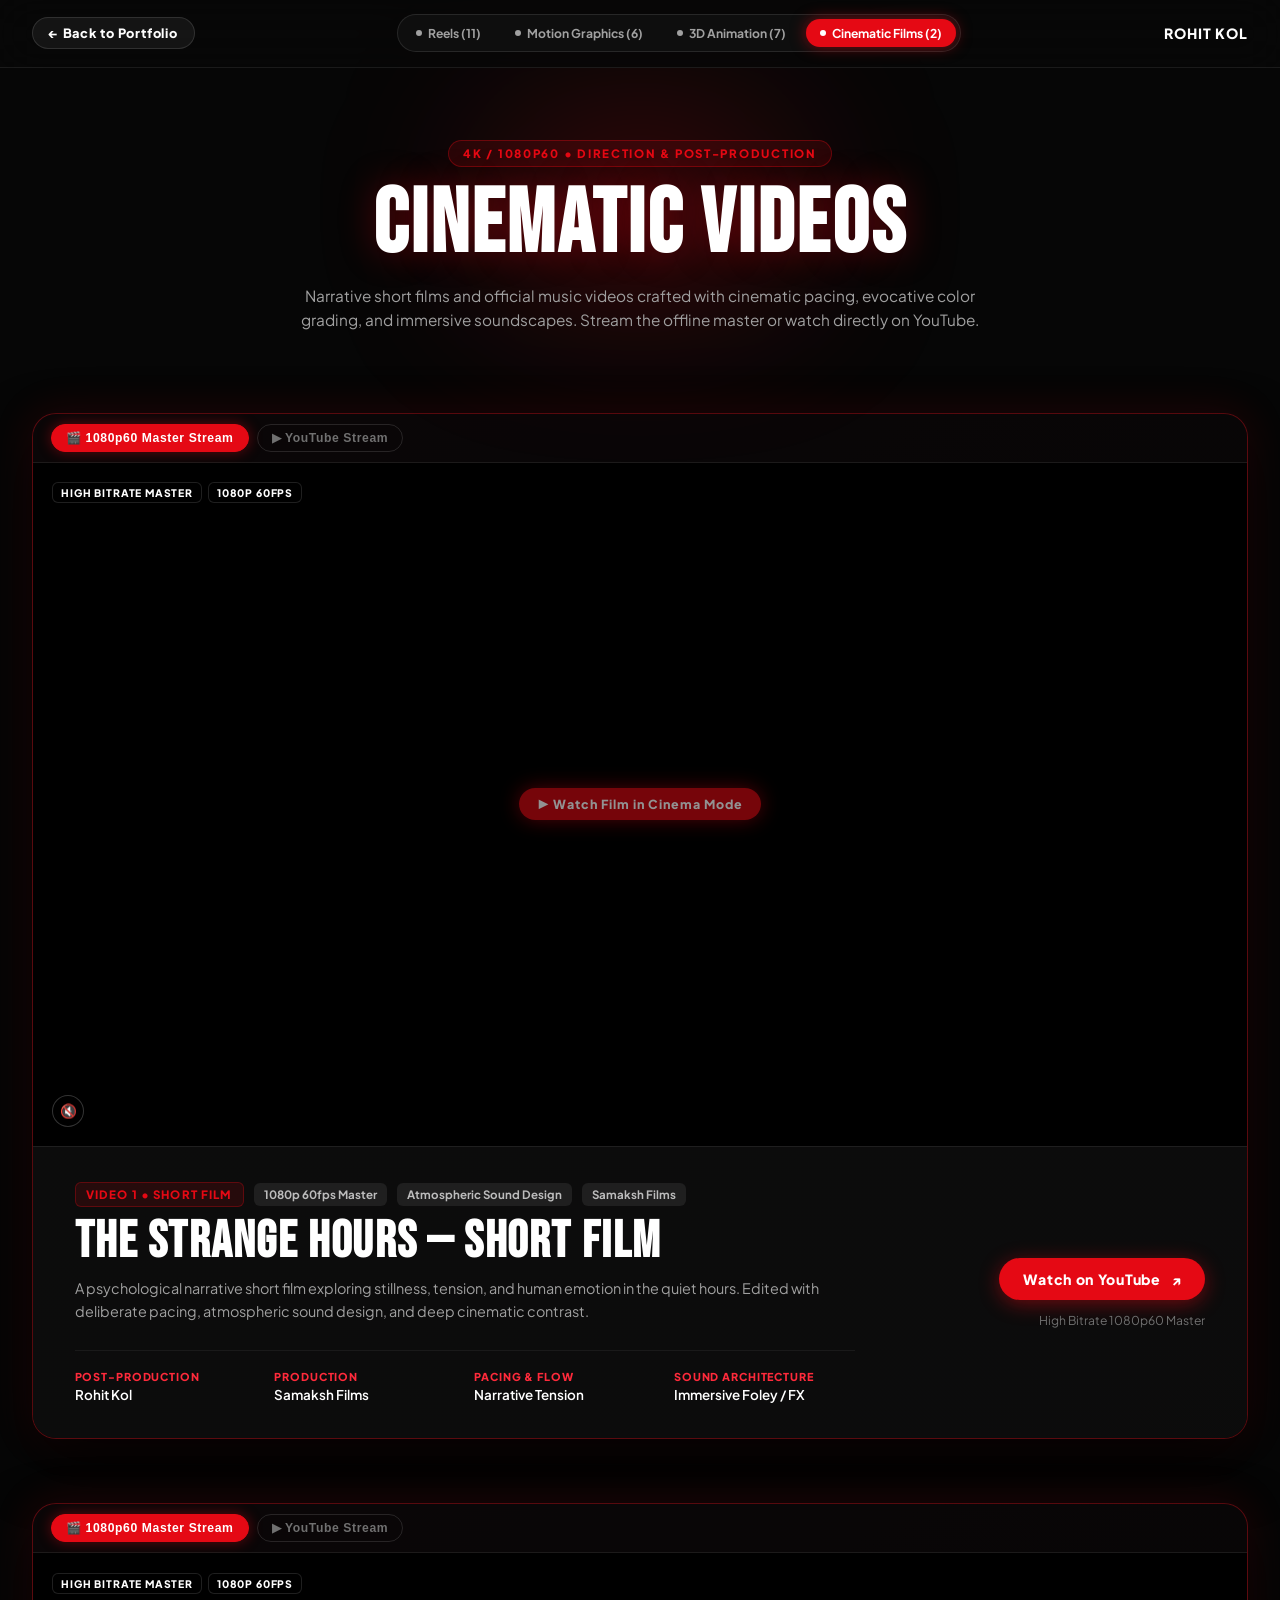
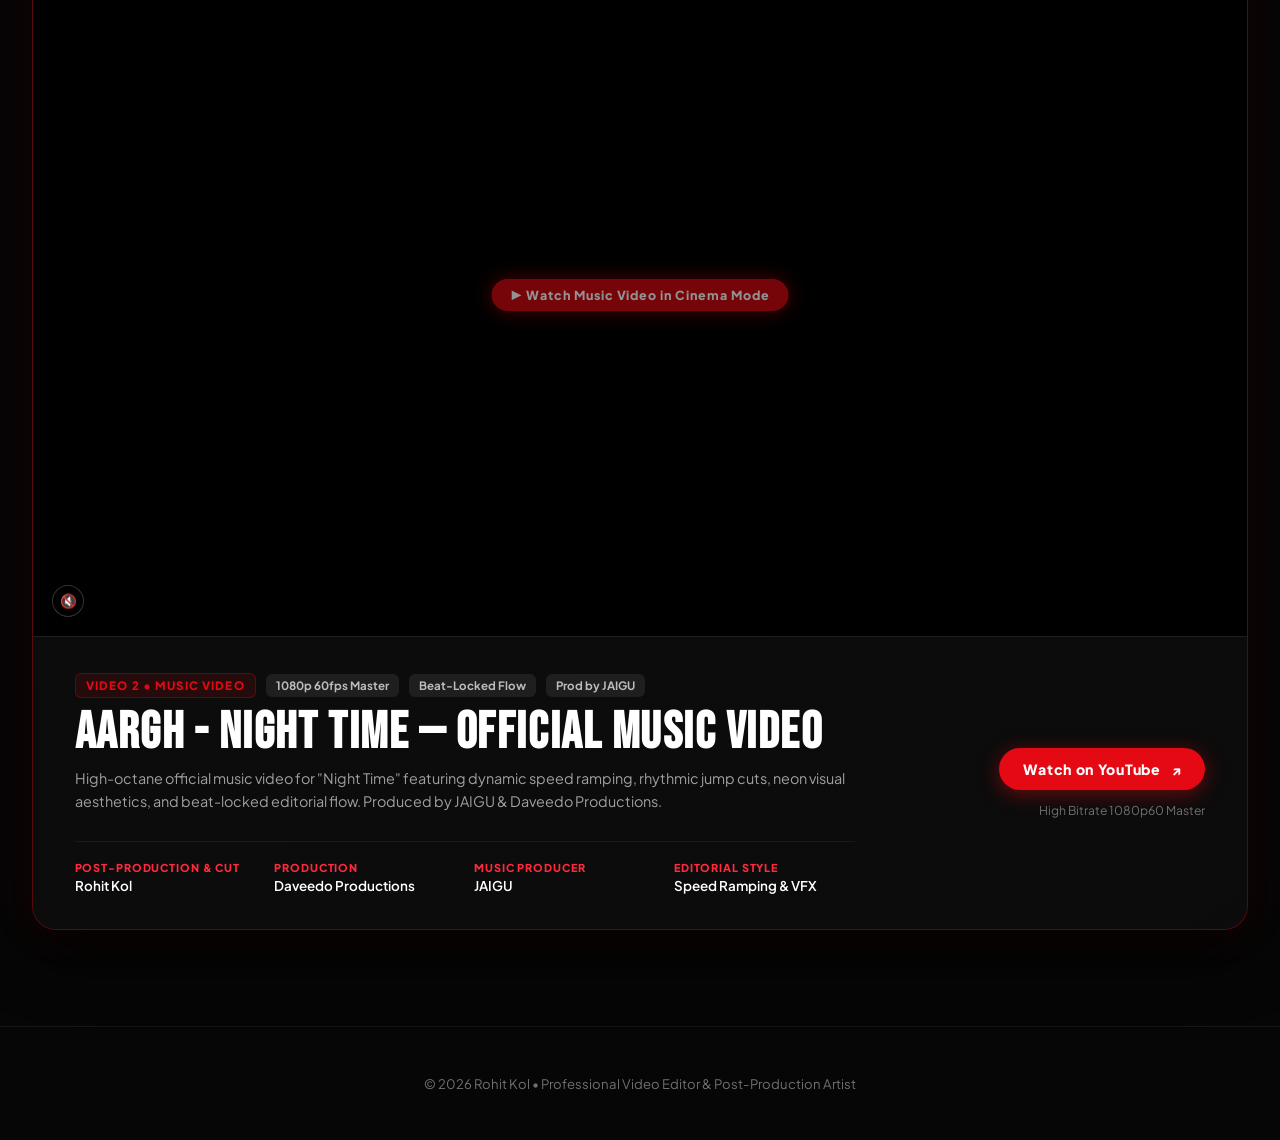
<file: box04.html>
<!DOCTYPE html>
<html lang="en">
<head>
  <meta charset="UTF-8">
  <meta name="viewport" content="width=device-width, initial-scale=1.0">
  <title>Cinematic Videos & Films | Rohit Kol</title>
  <link rel="preconnect" href="https://fonts.googleapis.com">
  <link rel="preconnect" href="https://fonts.gstatic.com" crossorigin>
  <link href="https://fonts.googleapis.com/css2?family=Bebas+Neue&family=Plus+Jakarta+Sans:wght@400;500;600;700;800&display=swap" rel="stylesheet">
  <link rel="stylesheet" href="./gallery.css?v=5">
</head>
<body>

  <!-- Gallery Header with Quick Category Switcher -->
  <header class="gallery-header">
    <div class="gallery-container gallery-header-inner">
      <a href="index.html#projects" class="btn-back-portfolio">
        <span>← Back to Portfolio</span>
      </a>

      <!-- Quick Switcher Bar -->
      <nav class="gallery-nav-pills">
        <a href="box01.html" class="nav-pill-item">
          <span class="pill-dot"></span> Reels (11)
        </a>
        <a href="box02.html" class="nav-pill-item">
          <span class="pill-dot"></span> Motion Graphics (6)
        </a>
        <a href="box03.html" class="nav-pill-item">
          <span class="pill-dot"></span> 3D Animation (7)
        </a>
        <a href="box04.html" class="nav-pill-item active">
          <span class="pill-dot"></span> Cinematic Films (2)
        </a>
      </nav>

      <div class="header-branding">
        <span class="brand-name">ROHIT KOL</span>
      </div>
    </div>
  </header>

  <!-- Hero Category Banner -->
  <section class="category-hero">
    <div class="category-hero-glow"></div>
    <div class="gallery-container">
      <span class="category-tag">4K / 1080P60 • DIRECTION & POST-PRODUCTION</span>
      <h1 class="category-title">CINEMATIC VIDEOS</h1>
      <p class="category-desc">
        Narrative short films and official music videos crafted with cinematic pacing, evocative color grading, and immersive soundscapes. Stream the offline master or watch directly on YouTube.
      </p>
    </div>
  </section>

  <!-- Cinematic Theater Showcase -->
  <main class="gallery-container">
    <div class="cinematic-theater">
      
      <!-- Video 1: THE STRANGE HOURS (Short Film) -->
      <article class="theater-film-card">
        <!-- Film Player Tabs -->
        <div class="film-player-tabs">
          <button class="player-tab-btn active" data-player="local">
            <span>🎬 1080p60 Master Stream</span>
          </button>
          <button class="player-tab-btn" data-player="youtube">
            <span>▶ YouTube Stream</span>
          </button>
        </div>

        <!-- Local Master Video View (default active) -->
        <div class="player-view-local theater-embed-box" 
             data-video-src="./box04/THE%20STRANGE%20HOURS%20_%20Short%20Film%20(2026)_1080p60.mp4" 
             data-title="THE STRANGE HOURS — Narrative Short Film" 
             data-tag="Short Film • Narrative" 
             data-desc="A psychological narrative short film exploring stillness, tension, and human emotion in the quiet hours. Edited with deliberate pacing, atmospheric sound design, and deep cinematic contrast.">
          <div class="landscape-video-wrapper" style="height: 100%;">
            <video src="./box04/THE%20STRANGE%20HOURS%20_%20Short%20Film%20(2026)_1080p60.mp4" muted loop playsinline preload="metadata"></video>
            <div class="video-play-overlay">
              <div class="overlay-badge-row">
                <span class="tech-badge">HIGH BITRATE MASTER</span>
                <span class="tech-badge">1080P 60FPS</span>
              </div>
              <button class="sound-toggle-btn" title="Toggle Sound"><span class="sound-icon">🔇</span></button>
            </div>
            <div class="center-play-badge">
              <span>▶ Watch Film in Cinema Mode</span>
            </div>
          </div>
        </div>

        <!-- YouTube Embed View (toggled via tab) -->
        <div class="player-view-youtube theater-embed-box" style="display: none;">
          <iframe 
            src="https://www.youtube.com/embed/_NmUPizly5U?rel=0&modestbranding=1" 
            title="THE STRANGE HOURS | Short Film (2026)" 
            allow="accelerometer; autoplay; clipboard-write; encrypted-media; gyroscope; picture-in-picture; web-share" 
            allowfullscreen>
          </iframe>
        </div>

        <!-- Film Metadata Plaque -->
        <div class="theater-film-meta">
          <div class="film-main-info">
            <div class="film-badge-row">
              <span class="film-tag">VIDEO 1 • SHORT FILM</span>
              <span class="film-quality">1080p 60fps Master</span>
              <span class="film-quality">Atmospheric Sound Design</span>
              <span class="film-quality">Samaksh Films</span>
            </div>
            <h2 class="film-title">THE STRANGE HOURS — Short Film</h2>
            <p class="film-synopsis">
              A psychological narrative short film exploring stillness, tension, and human emotion in the quiet hours. Edited with deliberate pacing, atmospheric sound design, and deep cinematic contrast.
            </p>

            <div class="film-credits-grid">
              <div class="credit-item">
                <span class="credit-role">Post-Production</span>
                <span class="credit-value">Rohit Kol</span>
              </div>
              <div class="credit-item">
                <span class="credit-role">Production</span>
                <span class="credit-value">Samaksh Films</span>
              </div>
              <div class="credit-item">
                <span class="credit-role">Pacing & Flow</span>
                <span class="credit-value">Narrative Tension</span>
              </div>
              <div class="credit-item">
                <span class="credit-role">Sound Architecture</span>
                <span class="credit-value">Immersive Foley / FX</span>
              </div>
            </div>
          </div>

          <div class="film-actions">
            <a href="https://youtu.be/_NmUPizly5U" target="_blank" rel="noopener noreferrer" class="btn-youtube-watch">
              <span>Watch on YouTube</span>
              <span>↗</span>
            </a>
            <span class="local-stream-note">High Bitrate 1080p60 Master</span>
          </div>
        </div>
      </article>

      <!-- Video 2: AARGH - Night Time (Official Music Video) -->
      <article class="theater-film-card">
        <!-- Film Player Tabs -->
        <div class="film-player-tabs">
          <button class="player-tab-btn active" data-player="local">
            <span>🎬 1080p60 Master Stream</span>
          </button>
          <button class="player-tab-btn" data-player="youtube">
            <span>▶ YouTube Stream</span>
          </button>
        </div>

        <!-- Local Master Video View (default active) -->
        <div class="player-view-local theater-embed-box" 
             data-video-src="./box04/vd6s.net%20AARGH%20-%20Night%20Time%20(%20Official%20Music%20Video%20)%20__%20Prod%20By%20JAIGU%20__%20Daveedo%20Productions%20__%202025_1080p60.mp4" 
             data-title="AARGH - Night Time — Official Music Video" 
             data-tag="Official Music Video" 
             data-desc="High-octane official music video for 'Night Time' featuring dynamic speed ramping, rhythmic jump cuts, neon visual aesthetics, and beat-locked editorial flow. Produced by JAIGU & Daveedo Productions.">
          <div class="landscape-video-wrapper" style="height: 100%;">
            <video src="./box04/vd6s.net%20AARGH%20-%20Night%20Time%20(%20Official%20Music%20Video%20)%20__%20Prod%20By%20JAIGU%20__%20Daveedo%20Productions%20__%202025_1080p60.mp4" muted loop playsinline preload="metadata"></video>
            <div class="video-play-overlay">
              <div class="overlay-badge-row">
                <span class="tech-badge">HIGH BITRATE MASTER</span>
                <span class="tech-badge">1080P 60FPS</span>
              </div>
              <button class="sound-toggle-btn" title="Toggle Sound"><span class="sound-icon">🔇</span></button>
            </div>
            <div class="center-play-badge">
              <span>▶ Watch Music Video in Cinema Mode</span>
            </div>
          </div>
        </div>

        <!-- YouTube Embed View (toggled via tab) -->
        <div class="player-view-youtube theater-embed-box" style="display: none;">
          <iframe 
            src="https://www.youtube.com/embed/5EW6t0a9ofU?rel=0&modestbranding=1" 
            title="AARGH - Night Time (Official Music Video)" 
            allow="accelerometer; autoplay; clipboard-write; encrypted-media; gyroscope; picture-in-picture; web-share" 
            allowfullscreen>
          </iframe>
        </div>

        <!-- Film Metadata Plaque -->
        <div class="theater-film-meta">
          <div class="film-main-info">
            <div class="film-badge-row">
              <span class="film-tag">VIDEO 2 • MUSIC VIDEO</span>
              <span class="film-quality">1080p 60fps Master</span>
              <span class="film-quality">Beat-Locked Flow</span>
              <span class="film-quality">Prod by JAIGU</span>
            </div>
            <h2 class="film-title">AARGH - Night Time — Official Music Video</h2>
            <p class="film-synopsis">
              High-octane official music video for "Night Time" featuring dynamic speed ramping, rhythmic jump cuts, neon visual aesthetics, and beat-locked editorial flow. Produced by JAIGU & Daveedo Productions.
            </p>

            <div class="film-credits-grid">
              <div class="credit-item">
                <span class="credit-role">Post-Production & Cut</span>
                <span class="credit-value">Rohit Kol</span>
              </div>
              <div class="credit-item">
                <span class="credit-role">Production</span>
                <span class="credit-value">Daveedo Productions</span>
              </div>
              <div class="credit-item">
                <span class="credit-role">Music Producer</span>
                <span class="credit-value">JAIGU</span>
              </div>
              <div class="credit-item">
                <span class="credit-role">Editorial Style</span>
                <span class="credit-value">Speed Ramping & VFX</span>
              </div>
            </div>
          </div>

          <div class="film-actions">
            <a href="https://youtu.be/5EW6t0a9ofU" target="_blank" rel="noopener noreferrer" class="btn-youtube-watch">
              <span>Watch on YouTube</span>
              <span>↗</span>
            </a>
            <span class="local-stream-note">High Bitrate 1080p60 Master</span>
          </div>
        </div>
      </article>

    </div>
  </main>

  <footer class="gallery-footer">
    <div class="gallery-container">
      <p>© 2026 Rohit Kol • Professional Video Editor & Post-Production Artist</p>
    </div>
  </footer>

  <script src="./gallery.js?v=4"></script>
</body>
</html>
</file>
<file: gallery.css>
/* ==========================================================================
   CSS STYLING - VIDEO GALLERY WINDOWS (BOX01, BOX02, BOX03, BOX04)
   Professional Cinema Studio & Interactive Showcase
   ========================================================================== */

:root {
  --bg-color: #060606;
  --bg-card: rgba(18, 18, 18, 0.75);
  --border-color: rgba(255, 255, 255, 0.08);
  --border-red: rgba(229, 9, 20, 0.35);
  
  --red-primary: #e50914;
  --red-accent: #ff2a3b;
  --red-glow: rgba(229, 9, 20, 0.45);
  
  --text-main: #ffffff;
  --text-muted: #a0a0a0;
  --text-sub: #707070;
  
  --font-heading: 'Plus Jakarta Sans', -apple-system, BlinkMacSystemFont, sans-serif;
  --font-title: 'Bebas Neue', sans-serif;
  
  --container-max: 1360px;
}

* {
  margin: 0;
  padding: 0;
  box-sizing: border-box;
}

html, body {
  width: 100%;
  min-height: 100vh;
  background-color: var(--bg-color);
  color: var(--text-main);
  font-family: var(--font-heading);
  overflow-x: hidden;
  -webkit-font-smoothing: antialiased;
  -moz-osx-font-smoothing: grayscale;
}

/* Custom Scrollbar */
::-webkit-scrollbar {
  width: 8px;
}
::-webkit-scrollbar-track {
  background: #020202;
}
::-webkit-scrollbar-thumb {
  background: rgba(229, 9, 20, 0.4);
  border-radius: 4px;
}
::-webkit-scrollbar-thumb:hover {
  background: var(--red-primary);
}

/* Base Container */
.gallery-container {
  width: 100%;
  max-width: var(--container-max);
  margin: 0 auto;
  padding: 0 2rem;
}

/* ==========================================================================
   GALLERY HEADER & QUICK SWITCHER NAV
   ========================================================================== */
.gallery-header {
  position: sticky;
  top: 0;
  left: 0;
  width: 100%;
  z-index: 100;
  background: rgba(8, 8, 8, 0.82);
  backdrop-filter: blur(20px);
  -webkit-backdrop-filter: blur(20px);
  border-bottom: 1px solid rgba(255, 255, 255, 0.08);
  padding: 0.9rem 0;
}

.gallery-header-inner {
  display: flex;
  justify-content: space-between;
  align-items: center;
  gap: 1.5rem;
  flex-wrap: wrap;
}

.btn-back-portfolio {
  display: inline-flex;
  align-items: center;
  gap: 8px;
  color: #ffffff;
  text-decoration: none;
  font-size: 0.8rem;
  font-weight: 800;
  letter-spacing: 0.06em;
  background: rgba(255, 255, 255, 0.06);
  border: 1px solid rgba(255, 255, 255, 0.12);
  padding: 7px 16px;
  border-radius: 999px;
  transition: all 0.25s ease;
}

.btn-back-portfolio:hover {
  background: rgba(229, 9, 20, 0.18);
  border-color: var(--red-primary);
  color: #ffffff;
  transform: translateX(-3px);
  box-shadow: 0 0 12px rgba(229, 9, 20, 0.35);
}

/* Quick Category Switcher Nav Pills */
.gallery-nav-pills {
  display: flex;
  align-items: center;
  gap: 6px;
  background: rgba(18, 18, 18, 0.75);
  border: 1px solid rgba(255, 255, 255, 0.1);
  padding: 4px;
  border-radius: 999px;
}

.nav-pill-item {
  display: inline-flex;
  align-items: center;
  gap: 6px;
  color: var(--text-muted);
  text-decoration: none;
  font-size: 0.76rem;
  font-weight: 700;
  padding: 6px 14px;
  border-radius: 999px;
  transition: all 0.25s ease;
}

.nav-pill-item:hover {
  color: #ffffff;
  background: rgba(255, 255, 255, 0.08);
}

.nav-pill-item.active {
  background: var(--red-primary);
  color: #ffffff;
  box-shadow: 0 0 15px rgba(229, 9, 20, 0.5);
}

.nav-pill-item .pill-dot {
  width: 6px;
  height: 6px;
  border-radius: 50%;
  background: currentColor;
}

.header-branding {
  display: flex;
  align-items: center;
  gap: 10px;
}

.brand-badge {
  font-size: 0.72rem;
  font-weight: 800;
  color: var(--red-primary);
  letter-spacing: 0.1em;
  text-transform: uppercase;
  background: rgba(229, 9, 20, 0.12);
  border: 1px solid rgba(229, 9, 20, 0.3);
  padding: 3px 8px;
  border-radius: 4px;
}

.brand-name {
  font-size: 0.88rem;
  font-weight: 800;
  color: #ffffff;
  letter-spacing: 0.06em;
}

/* ==========================================================================
   CATEGORY HERO BANNER
   ========================================================================== */
.category-hero {
  padding: 4.5rem 0 2.5rem;
  text-align: center;
  position: relative;
}

.category-hero-glow {
  position: absolute;
  top: 0;
  left: 50%;
  transform: translateX(-50%);
  width: 650px;
  height: 280px;
  background: radial-gradient(circle, rgba(229, 9, 20, 0.22) 0%, transparent 70%);
  filter: blur(60px);
  pointer-events: none;
  z-index: 0;
}

.category-tag {
  display: inline-block;
  font-size: 0.72rem;
  font-weight: 800;
  letter-spacing: 0.15em;
  text-transform: uppercase;
  color: var(--red-primary);
  background: rgba(229, 9, 20, 0.12);
  border: 1px solid rgba(229, 9, 20, 0.35);
  padding: 5px 14px;
  border-radius: 999px;
  margin-bottom: 1rem;
  position: relative;
  z-index: 1;
}

.category-title {
  font-family: var(--font-title);
  font-size: clamp(3.2rem, 7vw, 5.8rem);
  line-height: 0.95;
  letter-spacing: 0.03em;
  color: #ffffff;
  margin-bottom: 1rem;
  position: relative;
  z-index: 1;
  text-shadow: 0 0 35px rgba(229, 9, 20, 0.35);
}

.category-desc {
  font-size: 0.96rem;
  line-height: 1.6;
  color: var(--text-muted);
  max-width: 720px;
  margin: 0 auto;
  position: relative;
  z-index: 1;
}

/* ==========================================================================
   BOX 01: SMARTPHONE DEVICE FRAMES & INSTAGRAM REELS
   ========================================================================== */
.reels-grid {
  display: grid;
  grid-template-columns: repeat(auto-fill, minmax(280px, 1fr));
  gap: 2.2rem;
  padding: 2.5rem 0 6rem;
}

.reel-card {
  background: linear-gradient(145deg, rgba(25, 25, 25, 0.85) 0%, rgba(12, 12, 12, 0.95) 100%);
  border: 2px solid rgba(255, 255, 255, 0.12);
  border-radius: 36px;
  padding: 8px;
  box-shadow: 0 18px 45px rgba(0, 0, 0, 0.75), 0 0 25px rgba(229, 9, 20, 0.1);
  transition: all 0.35s cubic-bezier(0.16, 1, 0.3, 1);
  cursor: pointer;
  position: relative;
}

.reel-card:hover {
  transform: translateY(-10px) scale(1.02);
  border-color: rgba(229, 9, 20, 0.6);
  box-shadow: 0 25px 60px rgba(0, 0, 0, 0.85), 0 0 35px rgba(229, 9, 20, 0.3);
}

.phone-screen {
  position: relative;
  width: 100%;
  aspect-ratio: 9 / 16;
  border-radius: 28px;
  overflow: hidden;
  background: #000000;
}

.phone-notch {
  position: absolute;
  top: 10px;
  left: 50%;
  transform: translateX(-50%);
  width: 75px;
  height: 18px;
  background: rgba(0, 0, 0, 0.85);
  border-radius: 999px;
  z-index: 10;
  border: 1px solid rgba(255, 255, 255, 0.1);
  pointer-events: none;
}

.phone-screen video {
  width: 100%;
  height: 100%;
  object-fit: cover;
  display: block;
}

/* Authentic Instagram Reels UI Overlay */
.reel-overlay {
  position: absolute;
  inset: 0;
  display: flex;
  flex-direction: column;
  justify-content: space-between;
  padding: 1.2rem;
  background: linear-gradient(180deg, rgba(0, 0, 0, 0.45) 0%, transparent 25%, transparent 60%, rgba(0, 0, 0, 0.88) 100%);
  z-index: 5;
  pointer-events: none;
  transition: opacity 0.25s ease;
}

.overlay-top {
  display: flex;
  justify-content: space-between;
  align-items: center;
  pointer-events: auto;
  margin-top: 12px;
}

.creator-handle {
  font-size: 0.74rem;
  font-weight: 800;
  color: #ffffff;
  letter-spacing: 0.04em;
  background: rgba(0, 0, 0, 0.55);
  backdrop-filter: blur(8px);
  padding: 4px 10px;
  border-radius: 999px;
  border: 1px solid rgba(255, 255, 255, 0.15);
}

.sound-toggle-btn {
  background: rgba(0, 0, 0, 0.65);
  backdrop-filter: blur(8px);
  border: 1px solid rgba(255, 255, 255, 0.2);
  color: #ffffff;
  width: 32px;
  height: 32px;
  border-radius: 50%;
  display: flex;
  align-items: center;
  justify-content: center;
  cursor: pointer;
  transition: all 0.2s ease;
  font-size: 0.85rem;
}

.sound-toggle-btn:hover {
  background: var(--red-primary);
  border-color: var(--red-primary);
  transform: scale(1.1);
}

.overlay-sidebar {
  position: absolute;
  right: 14px;
  bottom: 85px;
  display: flex;
  flex-direction: column;
  align-items: center;
  gap: 14px;
  z-index: 6;
}

.overlay-action {
  display: flex;
  flex-direction: column;
  align-items: center;
  gap: 2px;
}

.action-icon {
  font-size: 1.25rem;
  filter: drop-shadow(0 2px 4px rgba(0, 0, 0, 0.8));
}

.action-count {
  font-size: 0.65rem;
  font-weight: 700;
  color: #ffffff;
  text-shadow: 0 1px 3px rgba(0, 0, 0, 0.9);
}

.overlay-bottom {
  display: flex;
  flex-direction: column;
  gap: 4px;
  margin-right: 45px;
}

.reel-meta-tag {
  font-size: 0.68rem;
  font-weight: 800;
  color: var(--red-accent);
  text-transform: uppercase;
  letter-spacing: 0.08em;
  background: rgba(229, 9, 20, 0.18);
  border: 1px solid rgba(229, 9, 20, 0.35);
  padding: 2px 8px;
  border-radius: 4px;
  width: fit-content;
}

.reel-overlay-title {
  font-size: 0.92rem;
  font-weight: 700;
  color: #ffffff;
  line-height: 1.3;
  text-shadow: 0 1px 4px rgba(0, 0, 0, 0.8);
}

.reel-audio-track {
  display: flex;
  align-items: center;
  gap: 6px;
  font-size: 0.68rem;
  color: rgba(255, 255, 255, 0.75);
}

.watch-full-badge {
  position: absolute;
  bottom: 14px;
  left: 50%;
  transform: translateX(-50%);
  background: rgba(229, 9, 20, 0.92);
  color: #ffffff;
  font-size: 0.72rem;
  font-weight: 800;
  letter-spacing: 0.08em;
  padding: 5px 14px;
  border-radius: 999px;
  box-shadow: 0 0 18px rgba(229, 9, 20, 0.65);
  opacity: 0;
  transition: all 0.25s ease;
  z-index: 7;
  pointer-events: none;
  white-space: nowrap;
}

.reel-card:hover .watch-full-badge {
  opacity: 1;
  transform: translateX(-50%) translateY(-4px);
}

/* ==========================================================================
   BOX 02 & BOX 03: 16:9 CINEMATIC LANDSCAPE CARDS
   ========================================================================== */
.landscape-grid,
.box03-grid {
  display: grid;
  grid-template-columns: repeat(auto-fill, minmax(390px, 1fr));
  gap: 2.2rem;
  padding: 2.5rem 0 6rem;
}

.video-card-landscape {
  background: linear-gradient(145deg, rgba(20, 14, 16, 0.75) 0%, rgba(10, 10, 10, 0.88) 100%);
  border: 1px solid rgba(255, 255, 255, 0.08);
  border-radius: 20px;
  overflow: hidden;
  display: flex;
  flex-direction: column;
  transition: all 0.35s cubic-bezier(0.16, 1, 0.3, 1);
  box-shadow: 0 12px 35px rgba(0, 0, 0, 0.6);
  cursor: pointer;
  position: relative;
}

.video-card-landscape:hover {
  transform: translateY(-8px);
  border-color: rgba(229, 9, 20, 0.5);
  box-shadow: 0 20px 45px rgba(0, 0, 0, 0.75), 0 0 30px rgba(229, 9, 20, 0.2);
}

.landscape-video-wrapper {
  position: relative;
  width: 100%;
  aspect-ratio: 16 / 9;
  background: #000000;
  overflow: hidden;
}

.landscape-video-wrapper video {
  width: 100%;
  height: 100%;
  object-fit: cover;
  display: block;
}

.video-play-overlay {
  position: absolute;
  inset: 0;
  display: flex;
  flex-direction: column;
  justify-content: space-between;
  padding: 1.2rem;
  background: rgba(0, 0, 0, 0.35);
  transition: all 0.25s ease;
  z-index: 5;
}

.video-card-landscape:hover .video-play-overlay {
  background: rgba(0, 0, 0, 0.15);
}

.center-play-badge {
  position: absolute;
  top: 50%;
  left: 50%;
  transform: translate(-50%, -50%);
  background: rgba(229, 9, 20, 0.9);
  color: #ffffff;
  padding: 8px 18px;
  border-radius: 999px;
  display: flex;
  align-items: center;
  gap: 8px;
  font-size: 0.78rem;
  font-weight: 800;
  letter-spacing: 0.08em;
  box-shadow: 0 0 20px rgba(229, 9, 20, 0.6);
  opacity: 0.88;
  transition: all 0.25s ease;
  pointer-events: none;
}

.video-card-landscape:hover .center-play-badge {
  opacity: 1;
  transform: translate(-50%, -50%) scale(1.08);
  box-shadow: 0 0 30px rgba(229, 9, 20, 0.85);
}

.overlay-badge-row {
  display: flex;
  gap: 6px;
}

.tech-badge {
  font-size: 0.65rem;
  font-weight: 800;
  letter-spacing: 0.08em;
  color: #ffffff;
  background: rgba(0, 0, 0, 0.65);
  backdrop-filter: blur(8px);
  border: 1px solid rgba(255, 255, 255, 0.12);
  padding: 3px 8px;
  border-radius: 6px;
}

.video-info-landscape {
  padding: 1.4rem 1.6rem;
  display: flex;
  flex-direction: column;
  gap: 8px;
  background: rgba(12, 12, 12, 0.95);
  border-top: 1px solid rgba(255, 255, 255, 0.06);
}

.card-tags-row {
  display: flex;
  justify-content: space-between;
  align-items: center;
}

.duration-badge {
  font-size: 0.72rem;
  font-weight: 700;
  color: var(--text-sub);
  font-family: monospace;
}

.video-title-landscape {
  font-size: 1.08rem;
  font-weight: 700;
  color: #ffffff;
}

.video-desc-landscape {
  font-size: 0.82rem;
  color: var(--text-muted);
  line-height: 1.5;
}

.tools-used-row {
  display: flex;
  flex-wrap: wrap;
  gap: 6px;
  margin-top: 4px;
}

.tool-chip {
  font-size: 0.68rem;
  font-weight: 700;
  color: rgba(255, 255, 255, 0.75);
  background: rgba(255, 255, 255, 0.05);
  border: 1px solid rgba(255, 255, 255, 0.08);
  padding: 3px 8px;
  border-radius: 6px;
}

/* ==========================================================================
   BOX 04: CINEMATIC THEATER PREMIERE
   ========================================================================== */
.cinematic-theater {
  display: flex;
  flex-direction: column;
  gap: 4rem;
  padding: 2.5rem 0 6rem;
}

.theater-film-card {
  background: linear-gradient(150deg, rgba(22, 12, 15, 0.85) 0%, rgba(10, 10, 10, 0.95) 100%);
  border: 1px solid rgba(229, 9, 20, 0.35);
  border-radius: 24px;
  overflow: hidden;
  box-shadow: 0 25px 60px rgba(0, 0, 0, 0.8), 0 0 40px rgba(229, 9, 20, 0.15);
  transition: all 0.35s ease;
}

.theater-film-card:hover {
  border-color: rgba(229, 9, 20, 0.6);
  box-shadow: 0 30px 70px rgba(0, 0, 0, 0.9), 0 0 50px rgba(229, 9, 20, 0.25);
}

.theater-embed-box {
  width: 100%;
  aspect-ratio: 16 / 9;
  background: #000000;
}

.theater-embed-box iframe,
.theater-embed-box video {
  width: 100%;
  height: 100%;
  border: none;
  display: block;
}

.theater-film-meta {
  padding: 2.2rem 2.6rem;
  display: flex;
  justify-content: space-between;
  align-items: center;
  gap: 2.5rem;
  background: rgba(12, 12, 12, 0.95);
  border-top: 1px solid rgba(255, 255, 255, 0.08);
}

.film-main-info {
  display: flex;
  flex-direction: column;
  gap: 8px;
  max-width: 780px;
}

.film-badge-row {
  display: flex;
  align-items: center;
  gap: 10px;
  flex-wrap: wrap;
}

.film-tag {
  font-size: 0.72rem;
  font-weight: 800;
  letter-spacing: 0.1em;
  text-transform: uppercase;
  color: var(--red-primary);
  background: rgba(229, 9, 20, 0.12);
  border: 1px solid rgba(229, 9, 20, 0.3);
  padding: 4px 10px;
  border-radius: 6px;
}

.film-quality {
  font-size: 0.72rem;
  font-weight: 700;
  color: rgba(255, 255, 255, 0.7);
  background: rgba(255, 255, 255, 0.08);
  padding: 4px 10px;
  border-radius: 6px;
}

.film-title {
  font-family: var(--font-title);
  font-size: clamp(2rem, 4vw, 3.2rem);
  letter-spacing: 0.03em;
  color: #ffffff;
  line-height: 1.05;
}

.film-synopsis {
  font-size: 0.9rem;
  color: var(--text-muted);
  line-height: 1.6;
}

.film-actions {
  display: flex;
  flex-direction: column;
  align-items: flex-end;
  gap: 12px;
  flex-shrink: 0;
}

.btn-youtube-watch {
  display: inline-flex;
  align-items: center;
  gap: 10px;
  background: #e50914;
  color: #ffffff;
  text-decoration: none;
  font-size: 0.88rem;
  font-weight: 800;
  letter-spacing: 0.05em;
  padding: 12px 24px;
  border-radius: 999px;
  box-shadow: 0 4px 20px rgba(229, 9, 20, 0.45);
  transition: all 0.25s ease;
}

.btn-youtube-watch:hover {
  background: #ff2a3b;
  transform: translateY(-2px);
  box-shadow: 0 8px 25px rgba(229, 9, 20, 0.6);
}

.local-stream-note {
  font-size: 0.76rem;
  color: var(--text-sub);
}

.film-player-tabs {
  display: flex;
  gap: 8px;
  background: rgba(0, 0, 0, 0.45);
  border-bottom: 1px solid rgba(255, 255, 255, 0.08);
  padding: 10px 18px;
}

.player-tab-btn {
  background: transparent;
  border: 1px solid rgba(255, 255, 255, 0.12);
  color: var(--text-sub);
  font-size: 0.76rem;
  font-weight: 700;
  letter-spacing: 0.05em;
  padding: 6px 14px;
  border-radius: 999px;
  cursor: pointer;
  transition: all 0.2s ease;
  display: inline-flex;
  align-items: center;
  gap: 6px;
}

.player-tab-btn:hover {
  color: #ffffff;
  border-color: rgba(229, 9, 20, 0.5);
  background: rgba(229, 9, 20, 0.1);
}

.player-tab-btn.active {
  color: #ffffff;
  background: var(--red-primary);
  border-color: var(--red-primary);
  box-shadow: 0 0 14px rgba(229, 9, 20, 0.4);
}

.film-credits-grid {
  display: grid;
  grid-template-columns: repeat(auto-fit, minmax(160px, 1fr));
  gap: 1.2rem;
  margin-top: 1.2rem;
  padding-top: 1.2rem;
  border-top: 1px solid rgba(255, 255, 255, 0.06);
}

.credit-item {
  display: flex;
  flex-direction: column;
  gap: 3px;
}

.credit-role {
  font-size: 0.68rem;
  font-weight: 800;
  color: var(--red-accent);
  text-transform: uppercase;
  letter-spacing: 0.08em;
}

.credit-value {
  font-size: 0.84rem;
  font-weight: 600;
  color: #ffffff;
}

/* ==========================================================================
   UNIVERSAL CINEMA LIGHTBOX MODAL
   ========================================================================== */
.gallery-lightbox {
  position: fixed;
  inset: 0;
  z-index: 99999;
  display: flex;
  align-items: center;
  justify-content: center;
  opacity: 0;
  visibility: hidden;
  transition: opacity 0.3s ease, visibility 0.3s ease;
}

.gallery-lightbox.active {
  opacity: 1;
  visibility: visible;
}

.lightbox-backdrop {
  position: absolute;
  inset: 0;
  background: rgba(0, 0, 0, 0.92);
  backdrop-filter: blur(20px);
  -webkit-backdrop-filter: blur(20px);
}

.lightbox-container {
  position: relative;
  z-index: 10;
  max-width: 90vw;
  max-height: 90vh;
  display: flex;
  align-items: center;
  justify-content: center;
}

.lightbox-btn-close {
  position: absolute;
  top: -50px;
  right: 0;
  background: rgba(255, 255, 255, 0.1);
  border: 1px solid rgba(255, 255, 255, 0.2);
  color: #ffffff;
  width: 40px;
  height: 40px;
  border-radius: 50%;
  font-size: 1.1rem;
  display: flex;
  align-items: center;
  justify-content: center;
  cursor: pointer;
  transition: all 0.2s ease;
  z-index: 20;
}

.lightbox-btn-close:hover {
  background: var(--red-primary);
  border-color: var(--red-primary);
  transform: scale(1.1);
}

.lightbox-nav-btn {
  position: absolute;
  top: 50%;
  transform: translateY(-50%);
  background: rgba(20, 20, 20, 0.85);
  border: 1px solid rgba(255, 255, 255, 0.15);
  color: #ffffff;
  width: 48px;
  height: 48px;
  border-radius: 50%;
  font-size: 1.8rem;
  display: flex;
  align-items: center;
  justify-content: center;
  cursor: pointer;
  transition: all 0.2s ease;
  z-index: 20;
}

.lightbox-nav-btn.btn-prev { left: -70px; }
.lightbox-nav-btn.btn-next { right: -70px; }

.lightbox-nav-btn:hover {
  background: var(--red-primary);
  border-color: var(--red-primary);
  box-shadow: 0 0 15px rgba(229, 9, 20, 0.6);
}

.lightbox-media-wrapper {
  display: flex;
  flex-direction: column;
  background: #0d0d0d;
  border: 1px solid rgba(229, 9, 20, 0.4);
  border-radius: 20px;
  overflow: hidden;
  box-shadow: 0 25px 70px rgba(0, 0, 0, 0.95), 0 0 40px rgba(229, 9, 20, 0.25);
  max-height: 92vh;
  width: fit-content;
  max-width: 95vw;
  margin: 0 auto;
}

.lightbox-video-frame.portrait-mode {
  height: calc(88vh - 105px);
  max-height: 680px;
  width: auto;
  aspect-ratio: 9 / 16;
  max-width: 90vw;
  background: #000;
  display: flex;
  align-items: center;
  justify-content: center;
  margin: 0 auto;
  overflow: hidden;
}

.lightbox-video-frame.landscape-mode {
  width: min(960px, 88vw);
  max-height: calc(88vh - 105px);
  aspect-ratio: 16 / 9;
  background: #000;
  display: flex;
  align-items: center;
  justify-content: center;
  margin: 0 auto;
  overflow: hidden;
}

.lightbox-video-frame video {
  width: 100%;
  height: 100%;
  object-fit: cover;
  object-position: center center;
  display: block;
}

.lightbox-meta {
  flex-shrink: 0;
  padding: 0.9rem 1.25rem 1rem;
  background: rgba(14, 14, 14, 0.98);
  display: flex;
  flex-direction: column;
  gap: 4px;
  border-top: 1px solid rgba(255, 255, 255, 0.08);
  box-sizing: border-box;
}

.meta-tags-row {
  display: flex;
  justify-content: space-between;
  align-items: center;
}

.meta-tag-pill {
  font-size: 0.68rem;
  font-weight: 800;
  letter-spacing: 0.1em;
  color: var(--red-primary);
  background: rgba(229, 9, 20, 0.12);
  border: 1px solid rgba(229, 9, 20, 0.35);
  padding: 2px 8px;
  border-radius: 4px;
}

.meta-counter {
  font-size: 0.72rem;
  font-weight: 700;
  color: var(--text-sub);
  font-family: monospace;
}

.lightbox-title {
  font-size: 1.1rem;
  font-weight: 700;
  color: #ffffff;
}

.lightbox-desc {
  font-size: 0.8rem;
  color: var(--text-muted);
  line-height: 1.45;
}

body.lightbox-open {
  overflow: hidden;
}

/* Footer in Gallery */
.gallery-footer {
  text-align: center;
  padding: 3rem 0;
  border-top: 1px solid rgba(255, 255, 255, 0.06);
  color: var(--text-sub);
  font-size: 0.82rem;
}

/* ==========================================================================
   RESPONSIVE MEDIA QUERIES
   ========================================================================== */
@media (max-width: 1024px) {
  .landscape-grid,
  .box03-grid {
    grid-template-columns: repeat(2, 1fr);
  }
  .lightbox-nav-btn.btn-prev { left: -10px; }
  .lightbox-nav-btn.btn-next { right: -10px; }
}

@media (max-width: 768px) {
  .gallery-header-inner {
    flex-direction: column;
    align-items: center;
    gap: 14px;
    padding: 1rem 0;
  }
  .category-title {
    font-size: clamp(2.6rem, 9vw, 4.2rem);
  }
  .landscape-grid,
  .box03-grid {
    grid-template-columns: 1fr;
    gap: 1.8rem;
  }
  .reels-grid {
    grid-template-columns: 1fr;
    max-width: 330px;
    margin: 0 auto;
    gap: 2rem;
  }
  .theater-film-meta {
    flex-direction: column;
    padding: 1.6rem 1.4rem;
    align-items: flex-start;
    gap: 1.5rem;
  }
  .film-actions {
    align-items: flex-start;
    width: 100%;
  }
  .lightbox-nav-btn {
    display: none;
  }
}

@media (max-width: 640px) {
  .gallery-nav-pills {
    display: flex;
    overflow-x: auto;
    -webkit-overflow-scrolling: touch;
    flex-wrap: nowrap;
    width: 100%;
    padding: 4px 6px 8px;
    gap: 8px;
    scrollbar-width: none;
  }
  .gallery-nav-pills::-webkit-scrollbar {
    display: none;
  }
  .nav-pill-item {
    flex-shrink: 0;
    font-size: 0.74rem;
    padding: 7px 14px;
  }
  .category-hero {
    padding: 3rem 0 2rem;
  }
  .category-desc {
    font-size: 0.88rem;
    padding: 0 0.5rem;
  }
  .video-info-landscape {
    padding: 1.2rem 1.2rem;
  }
  .film-player-tabs {
    flex-wrap: wrap;
    padding: 8px 12px;
  }
  .player-tab-btn {
    font-size: 0.72rem;
    padding: 5px 12px;
  }
  .film-title {
    font-size: 1.8rem;
  }
  .film-credits-grid {
    grid-template-columns: repeat(2, 1fr);
    gap: 10px;
  }
  .btn-youtube-watch {
    width: 100%;
    justify-content: center;
  }
  .lightbox-container {
    width: 96vw;
    max-height: 95vh;
    padding: 4px;
  }
  .lightbox-video-frame.portrait-mode {
    height: calc(82vh - 90px);
    max-height: 560px;
    width: auto;
    max-width: 92vw;
    aspect-ratio: 9 / 16;
  }
  .lightbox-video-frame.landscape-mode {
    width: 92vw;
    max-height: calc(82vh - 90px);
    aspect-ratio: 16 / 9;
  }
  .lightbox-meta {
    padding: 0.75rem 1rem 0.85rem;
  }
  .lightbox-title {
    font-size: 0.96rem;
  }
  .lightbox-btn-close {
    top: -38px;
    right: 0;
    width: 36px;
    height: 36px;
    font-size: 1.1rem;
  }
}
</file>
